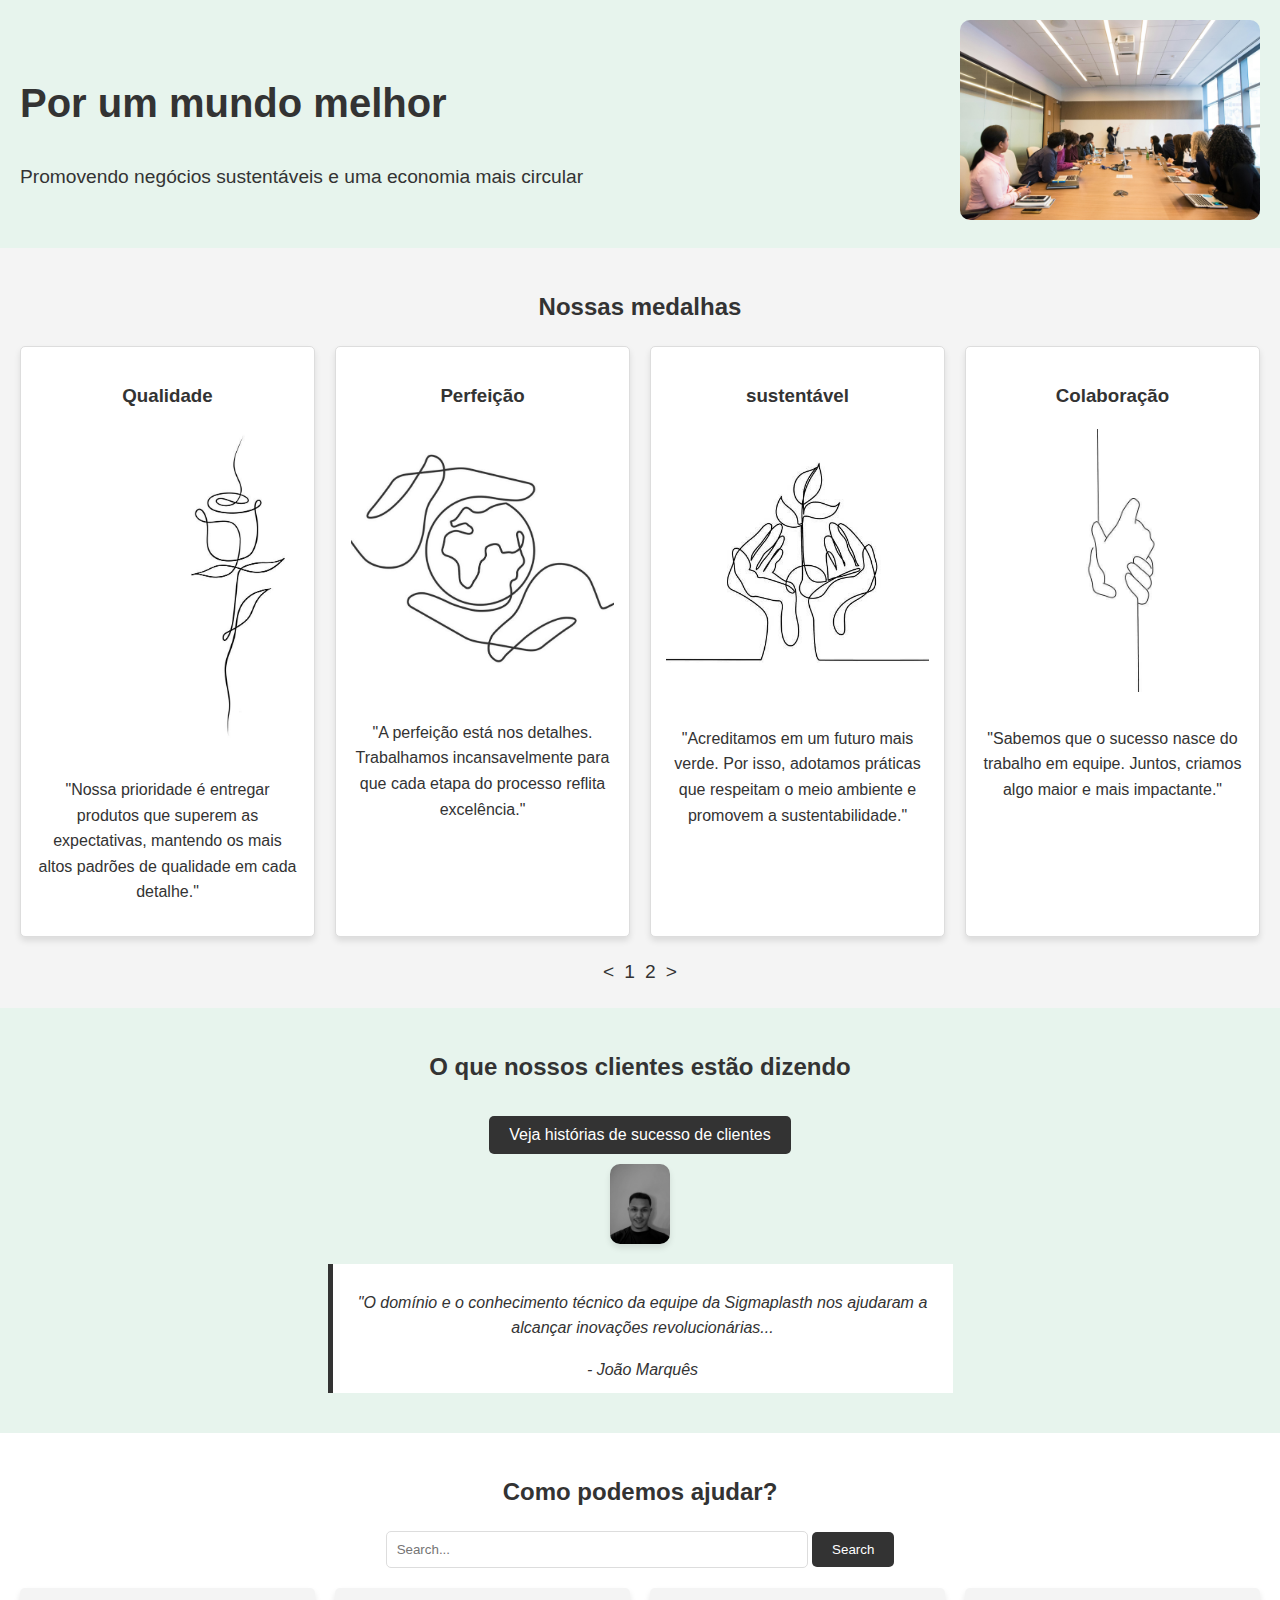
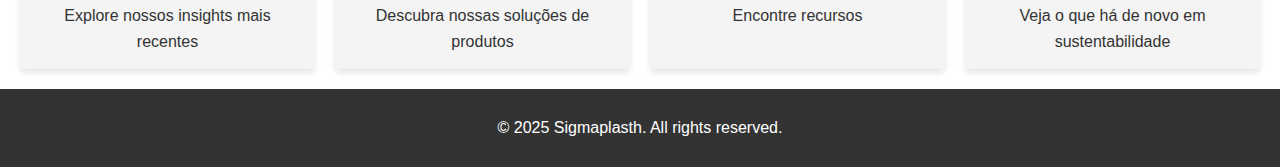
<file: apoiamos.html>
<!DOCTYPE html>
<html lang="en">
<head>
    <meta charset="UTF-8">
    <meta name="viewport" content="width=device-width, initial-scale=1.0">
    <title>Business Website</title>
    <link rel="stylesheet" href="style7.css">
</head>
<body>
    <header class="hero-section">
        <div class="hero-content">
            <h1>Por um mundo melhor</h1>
            <p>Promovendo negócios sustentáveis e uma economia mais circular</p>
        </div>
        <div class="hero-image">
            <img src="imagens do site/4.jpg" alt="Hero Image">
        </div>
    </header>

    <section class="awards-section">
        <h2>Nossas medalhas</h2>
        <div class="awards-cards">
            <div class="card">
                <h3>Qualidade</h3>
                <img src="imagens do site/15.jpg" alt="Award 1">
                <p>"Nossa prioridade é entregar produtos que superem as expectativas, mantendo os mais altos padrões de qualidade em cada detalhe."</p>
            </div>
            <div class="card">
                <h3>Perfeição</h3>
                <img src="imagens do site/16.jpg" alt="Award 2">
                <p>"A perfeição está nos detalhes. Trabalhamos incansavelmente para que cada etapa do processo reflita excelência."</p>
            </div>
            <div class="card">
                <h3>sustentável</h3>
                <img src="imagens do site/17.jpg" alt="Award 3">
                <p>"Acreditamos em um futuro mais verde. Por isso, adotamos práticas que respeitam o meio ambiente e promovem a sustentabilidade."</p>
            </div>
            <div class="card">
                <h3>Colaboração</h3>
                <img src="imagens do site/18.jpg" alt="Award 4">
                <p>"Sabemos que o sucesso nasce do trabalho em equipe. Juntos, criamos algo maior e mais impactante."</p>
            </div>
        </div>
        <div class="pagination">
            <span>&lt;</span>
            <span>1</span>
            <span>2</span>
            <span>&gt;</span>
        </div>
    </section>

    <section class="testimonials-section">
        <h2>O que nossos clientes estão dizendo</h2>
        <div class="testimonials">
            <button>Veja histórias de sucesso de clientes</button>
            <div class="testimonial">
                <img src="imagens do site/joao.jpg" alt="Testimonial 1">
                <blockquote>
                    <p>"O domínio e o conhecimento técnico da equipe da Sigmaplasth nos ajudaram a alcançar inovações revolucionárias...</p>
                    <cite>- João Marquês</cite>
                </blockquote>
            </div>
        </div>
    </section>

    <section class="help-section">
        <h2>Como podemos ajudar?</h2>
        <form>
            <input type="text" placeholder="Search...">
            <button type="submit">Search</button>
        </form>
        <div class="help-options">
            <div class="option">Explore nossos insights mais recentes</div>
            <div class="option">Descubra nossas soluções de produtos</div>
            <div class="option">Encontre recursos</div>
            <div class="option">Veja o que há de novo em sustentabilidade</div>
        </div>
    </section>

    <footer>
        <p>&copy;  2025 Sigmaplasth. All rights reserved.</p>
    </footer>
</body>
</html>
</file>
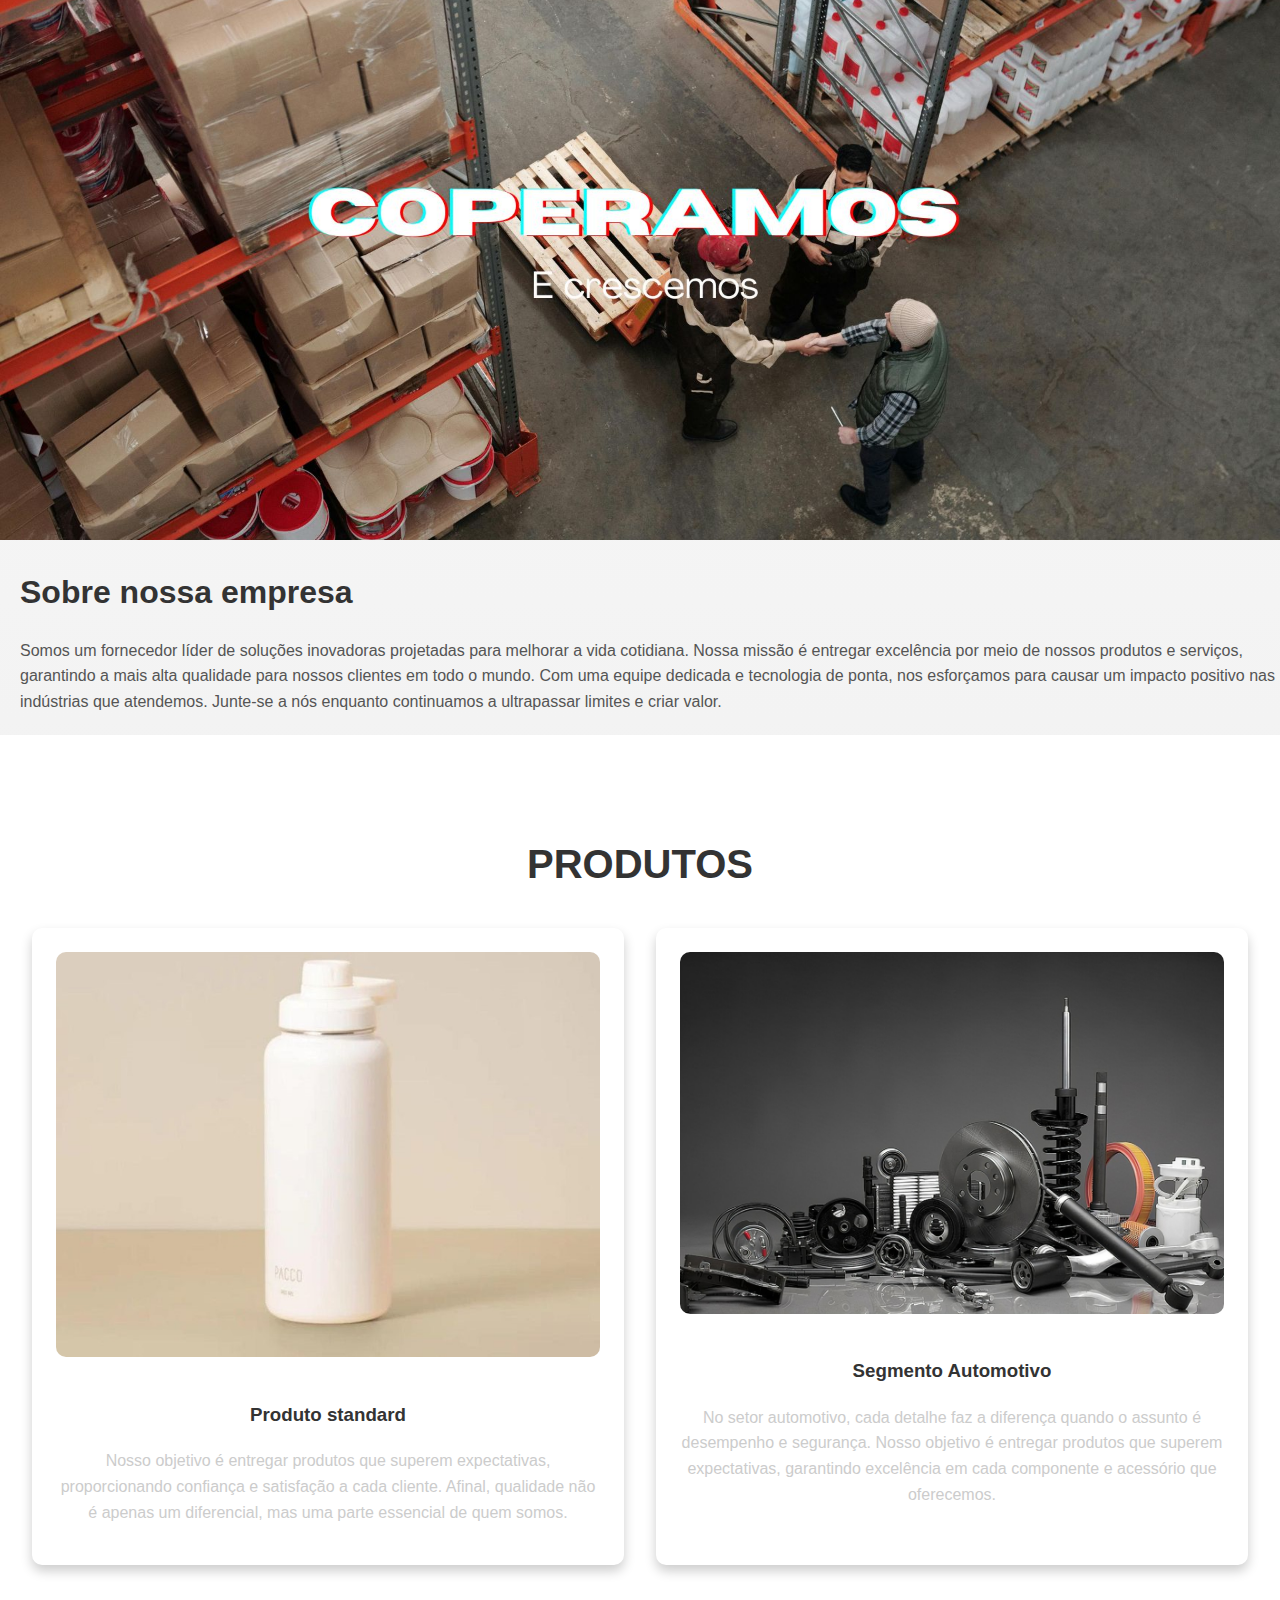
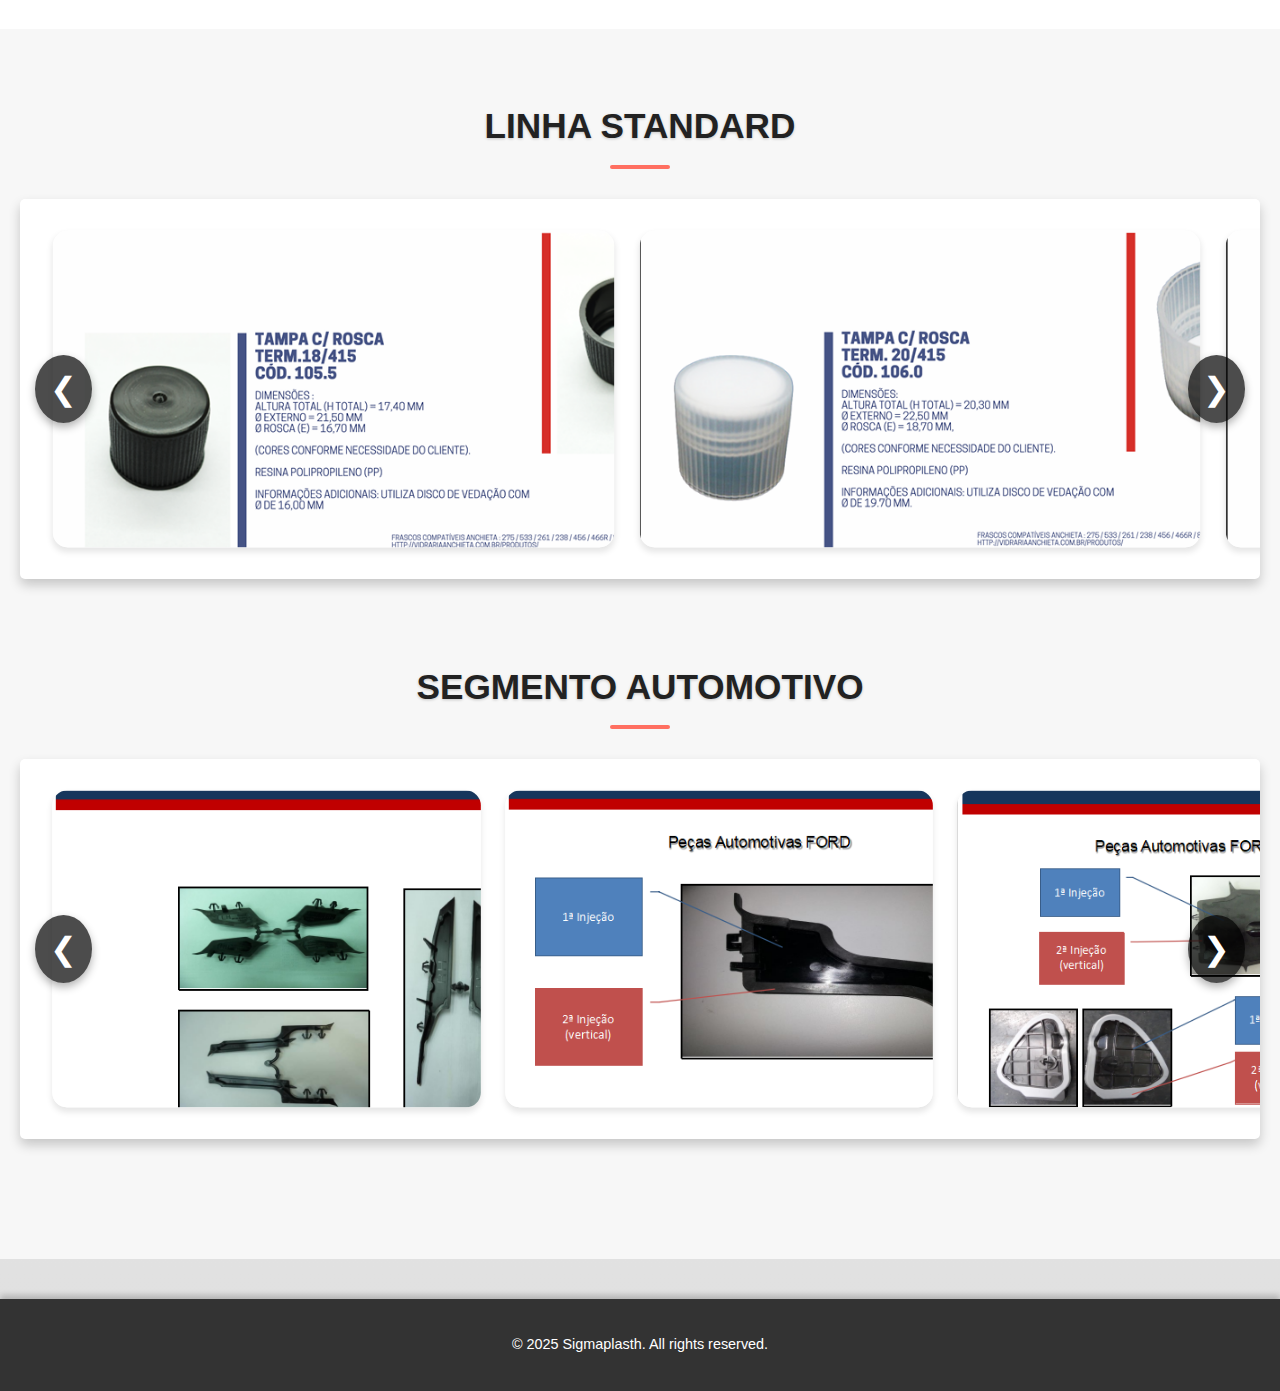
<file: novac.html>
<!DOCTYPE html>
<html lang="pt-br">
<head>
    <meta charset="UTF-8">
    <meta name="viewport" content="width=device-width, initial-scale=1.0">
    <meta name="description" content="Explore uma galeria dinâmica com categorias diversas e um carrossel interativo para navegar facilmente entre imagens incríveis.">
    <meta name="keywords" content="Galeria, Carrossel, Natureza, Animais, Cidades, Imagens, Responsivo">
    <meta name="author" content="Galeria Dinâmica">
    <title>Galeria Dinâmica com Carrossel</title>
    <link rel="stylesheet" href="styles10.css">
    <script src="script.js" defer></script>
</head>
<body>
    <header>
        <div class="banner-carrossel">
            <div class="banner-conteudo" id="bannerConteudo">
                <div class="banner-item"><img src="imagens do site/Modo escuro Matriz de Esforço x Impacto Apresentação de Brainstorm (1).jpg" alt="Imagem 1"></div>
                <div class="banner-item"><img src="pexels-alshreef-18845071.jpg" alt="Imagem 2"></div>
                <div class="banner-item"><img src="imagens do site/Modo esc.jpg" alt="Imagem 3"></div>
            </div>
        </div>
    </header>
     <!-- About Section -->
     <section id="about" class="about">
        <div class="container about-content">
            <div class="about-text">
                <h2>Sobre nossa empresa</h2>
                <p>
                    Somos um fornecedor líder de soluções inovadoras projetadas para melhorar a vida cotidiana. Nossa missão é entregar excelência por meio de nossos produtos e serviços, garantindo a mais alta qualidade para nossos clientes em todo o mundo.

                    Com uma equipe dedicada e tecnologia de ponta, nos esforçamos para causar um impacto positivo nas indústrias que atendemos. Junte-se a nós enquanto continuamos a ultrapassar limites e criar valor.
                </p>
            </div>
        </div>
    </section>
    <!-- Seção de produtos -->
    <section id="produto" class="produtos">
        <h2>Produtos</h2>
        <div class="produtos-grid">
            <div class="produto-card">
                <img src="imagens do site/5.jpg" alt="Produto 1">
                <h3>Produto standard</h3>
                <p>Nosso objetivo é entregar produtos que superem expectativas, proporcionando confiança e satisfação a cada cliente. Afinal, qualidade não é apenas um diferencial, mas uma parte essencial de quem somos.</p>
            </div>
            <div class="produto-card">
                <img src="imagens do site/categoria 2/PEÇA.jpg" alt="Produto 2">
                <h3>Segmento Automotivo</h3>
                <p>No setor automotivo, cada detalhe faz a diferença quando o assunto é desempenho e segurança. Nosso objetivo é entregar produtos que superem expectativas, garantindo excelência em cada componente e acessório que oferecemos.</p>
            </div>
    </section>
    

    <main>
        <!-- Seção Natureza -->
        <section id="natureza" class="categoria">
            <h2>LINHA STANDARD</h2>
            <div class="carrossel">
                <button class="nav-btn prev-btn" aria-label="Anterior">&#10094;</button>
                <div class="carrossel-conteudo">
                    <div class="item"><img src="imagens do site/categoria 1/Captura de tela 2025-01-17 005006.png" alt="Paisagem de montanhas"></div>
                    <div class="item"><img src="imagens do site/categoria 1/Captura de tela 2025-01-17 005017.png" alt="Floresta"></div>
                    <div class="item"><img src="imagens do site/categoria 1/Captura de tela 2025-01-17 005026.png" alt="Praia"></div>
                    <div class="item"><img src="imagens do site/categoria 1/Captura de tela 2025-01-17 005109.png" alt="Cachoeira"></div>
                    <div class="item"><img src="imagens do site/categoria 1/Captura de tela 2025-01-17 005119.png" alt="Paisagem de montanhas"></div>
                    <div class="item"><img src="imagens do site/categoria 1/Captura de tela 2025-01-17 005139.png" alt="Floresta"></div>
                    <div class="item"><img src="imagens do site/categoria 1/Captura de tela 2025-01-17 005156.png" alt="Praia"></div>
                    <div class="item"><img src="imagens do site/categoria 1/Captura de tela 2025-01-17 005226.png" alt="Cachoeira"></div>
                </div>
                <button class="nav-btn next-btn" aria-label="Próximo">&#10095;</button>
            </div>
        </section>

        <!-- Seção Animais -->
        <section id="animais" class="categoria">
            <h2>SEGMENTO AUTOMOTIVO</h2>
            <div class="carrossel">
                <button class="nav-btn prev-btn" aria-label="Anterior">&#10094;</button>
                <div class="carrossel-conteudo">
                    <div class="item"><img src="imagens do site/categoria 2/Captura de tela 2025-01-17 011024.png" alt="Tigre"></div>
                    <div class="item"><img src="imagens do site/categoria 2/Captura de tela 2025-01-17 011032.png" alt="Leão"></div>
                    <div class="item"><img src="imagens do site/categoria 2/Captura de tela 2025-01-17 011041.png" alt="Elefante"></div>
                    <div class="item"><img src="imagens do site/categoria 2/Captura de tela 2025-01-17 011049.png" alt="Cachorro"></div>
                    <div class="item"><img src="imagens do site/categoria 2/Captura de tela 2025-01-17 011059.png" alt="Paisagem de montanhas"></div>
                    <div class="item"><img src="imagens do site/categoria 2/Captura de tela 2025-01-17 011032.png" alt="Leão"></div>
                  
                </div>
                <button class="nav-btn next-btn" aria-label="Próximo">&#10095;</button>
            </div>
        </section>
        <!-- Adicione mais seções aqui -->
    </main>

    <footer>
        <div class="container">
            <p>&copy; 2025 Sigmaplasth. All rights reserved.</p>
        </div>
    </footer>
</body>
</html>
</file>
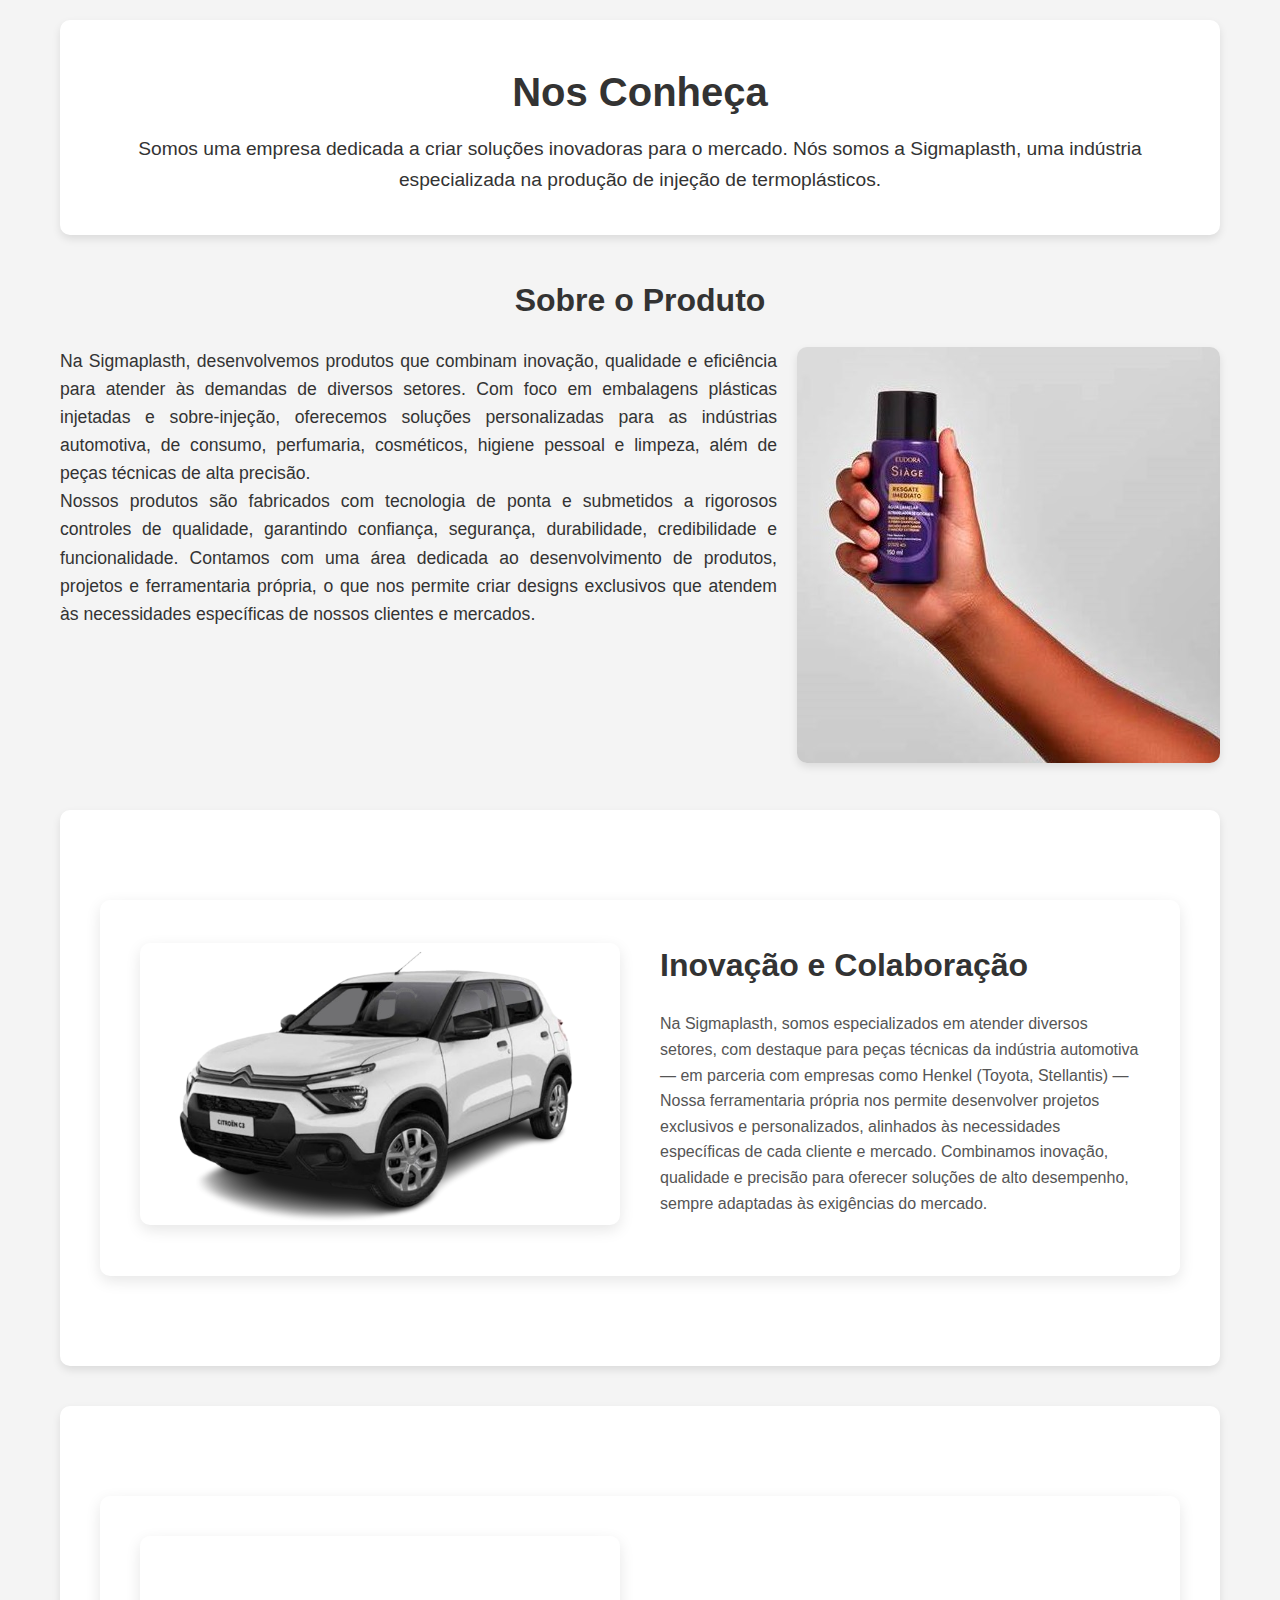
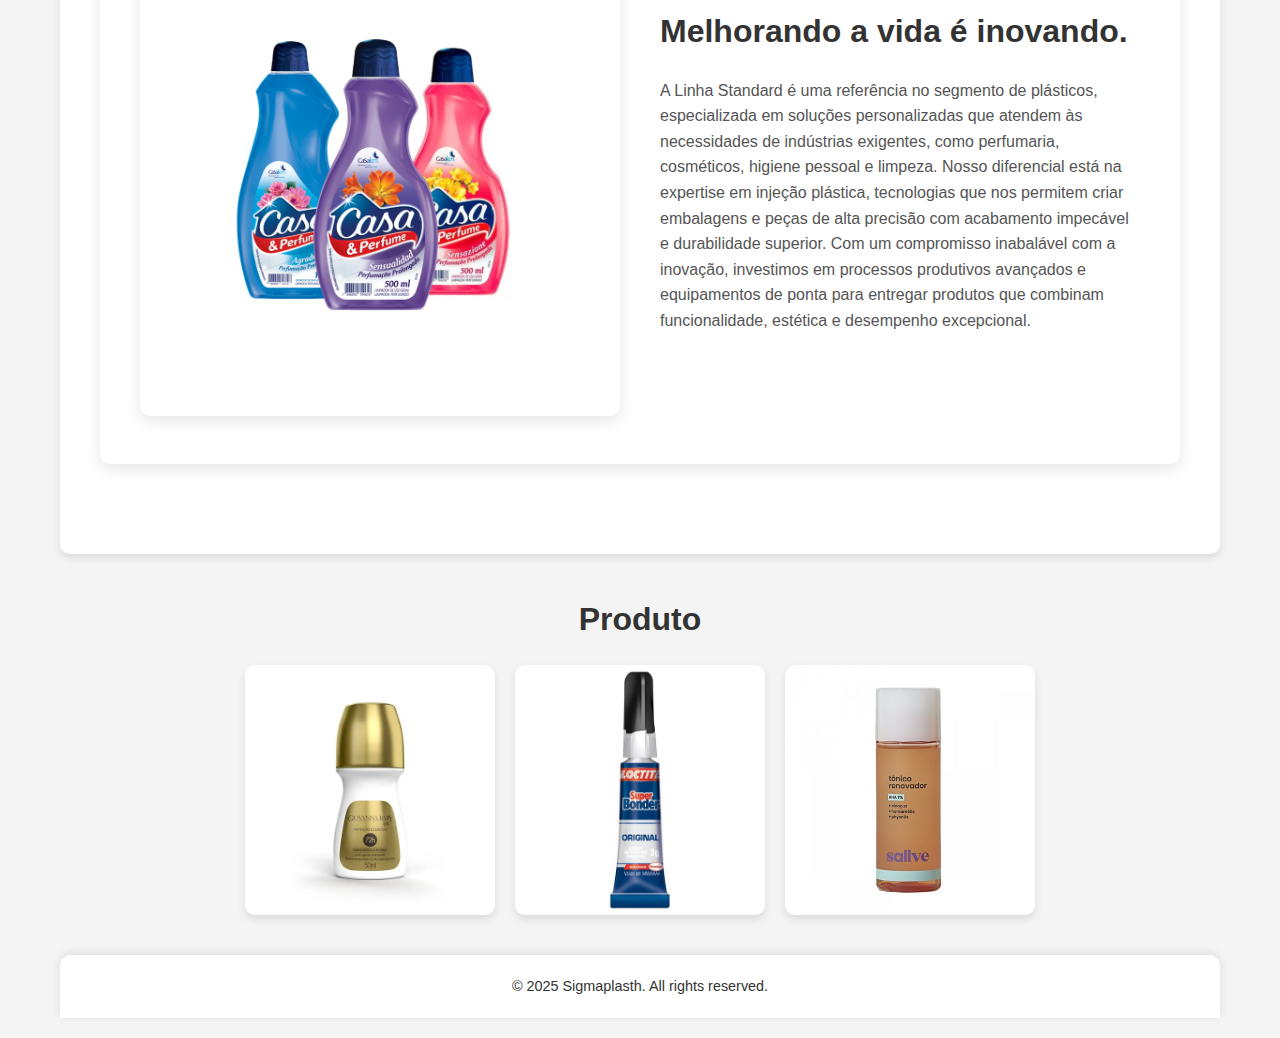
<file: pagina1.html>
<!DOCTYPE html>
<html lang="pt-br">
<head>
    <meta charset="UTF-8">
    <meta name="viewport" content="width=device-width, initial-scale=1.0">
    <title>Sigmaplasth</title>
    <link rel="stylesheet" href="styles01.css">
    <link rel="icon" type="image/png" href="sigma_logo-removebg-preview.png">
</head>
<body>
    <div class="container">
        <!-- Cabeçalho -->
        <header>
            <h1>Nos Conheça</h1>
            <p>
                Somos uma empresa dedicada a criar soluções inovadoras para o mercado. Nós somos a Sigmaplasth, uma indústria especializada na produção de injeção de termoplásticos.</p>
        </header>
        
        <!-- Seção do Produto -->
        <section class="product-info fade-in">
            <h2>Sobre o Produto</h2>
            <div class="product-content">
                <div class="product-description">
                    <p>Na Sigmaplasth, desenvolvemos produtos que combinam inovação, qualidade e eficiência para atender às demandas de diversos setores. Com foco em embalagens plásticas injetadas e sobre-injeção, oferecemos soluções personalizadas para as indústrias automotiva, de consumo, perfumaria, cosméticos, higiene pessoal e limpeza, além de peças técnicas de alta precisão.</p>
                    <p>Nossos produtos são fabricados com tecnologia de ponta e submetidos a rigorosos controles de qualidade, garantindo confiança, segurança, durabilidade, credibilidade e funcionalidade. Contamos com uma área dedicada ao desenvolvimento de produtos, projetos e ferramentaria própria, o que nos permite criar designs exclusivos que atendem às necessidades específicas de nossos clientes e mercados.</p>
                </div>
                <div class="product-image">
                    <img src="cliente1.jpeg" alt="Imagem do Produto">
                </div>
            </div>
        </section>

        <section class="about-section">
            <div class="container2">
                <div class="about-image">
                    <img src="carro.png" alt="Imagem representativa">
                </div>
                <div class="about-text">
                    <h2>Inovação e Colaboração</h2>
                    <p>Na Sigmaplasth, somos especializados em atender diversos setores, com destaque para peças técnicas da indústria automotiva — em parceria com empresas como Henkel (Toyota, Stellantis) — Nossa ferramentaria própria nos permite desenvolver projetos exclusivos e personalizados, alinhados às necessidades específicas de cada cliente e mercado. Combinamos inovação, qualidade e precisão para oferecer soluções de alto desempenho, sempre adaptadas às exigências do mercado.
                    </p>
                </div>
            </div>
        </section>
        <section class="about-section">
            <div class="container2">
                <div class="about-image">
                    <img src="0001.jpeg" alt="Imagem representativa">
                </div>
                <div class="about-text">
                    <h2>Melhorando a vida é inovando.</h2>
                    <p>A Linha Standard é uma referência no segmento de plásticos, especializada em soluções personalizadas que atendem às necessidades de indústrias exigentes, como perfumaria, cosméticos, higiene pessoal e limpeza.
                     Nosso diferencial está na expertise em injeção plástica, tecnologias que nos permitem criar embalagens e peças de alta precisão com acabamento impecável e durabilidade superior. Com um compromisso inabalável com a inovação,
                      investimos em processos produtivos avançados e equipamentos de ponta para entregar produtos que combinam funcionalidade, estética e desempenho excepcional.
                    </p>
                </div>
            </div>
        </section>

        <!-- Galeria de Imagens -->
        <section class="gallery fade-in">
            <h2>Produto</h2>
            <div class="gallery-images">
                <img src="0016.webp" alt="Imagem 1">
                <img src="0002.jpg" alt="Imagem 2">
                <img src="0003.jpg" alt="Imagem 3">
            </div>
        </section>

        <!-- Rodapé -->
        <footer>
            <p>&copy; 2025 Sigmaplasth. All rights reserved.</p>
        </footer>
    </div>
</body>
</html>
</file>
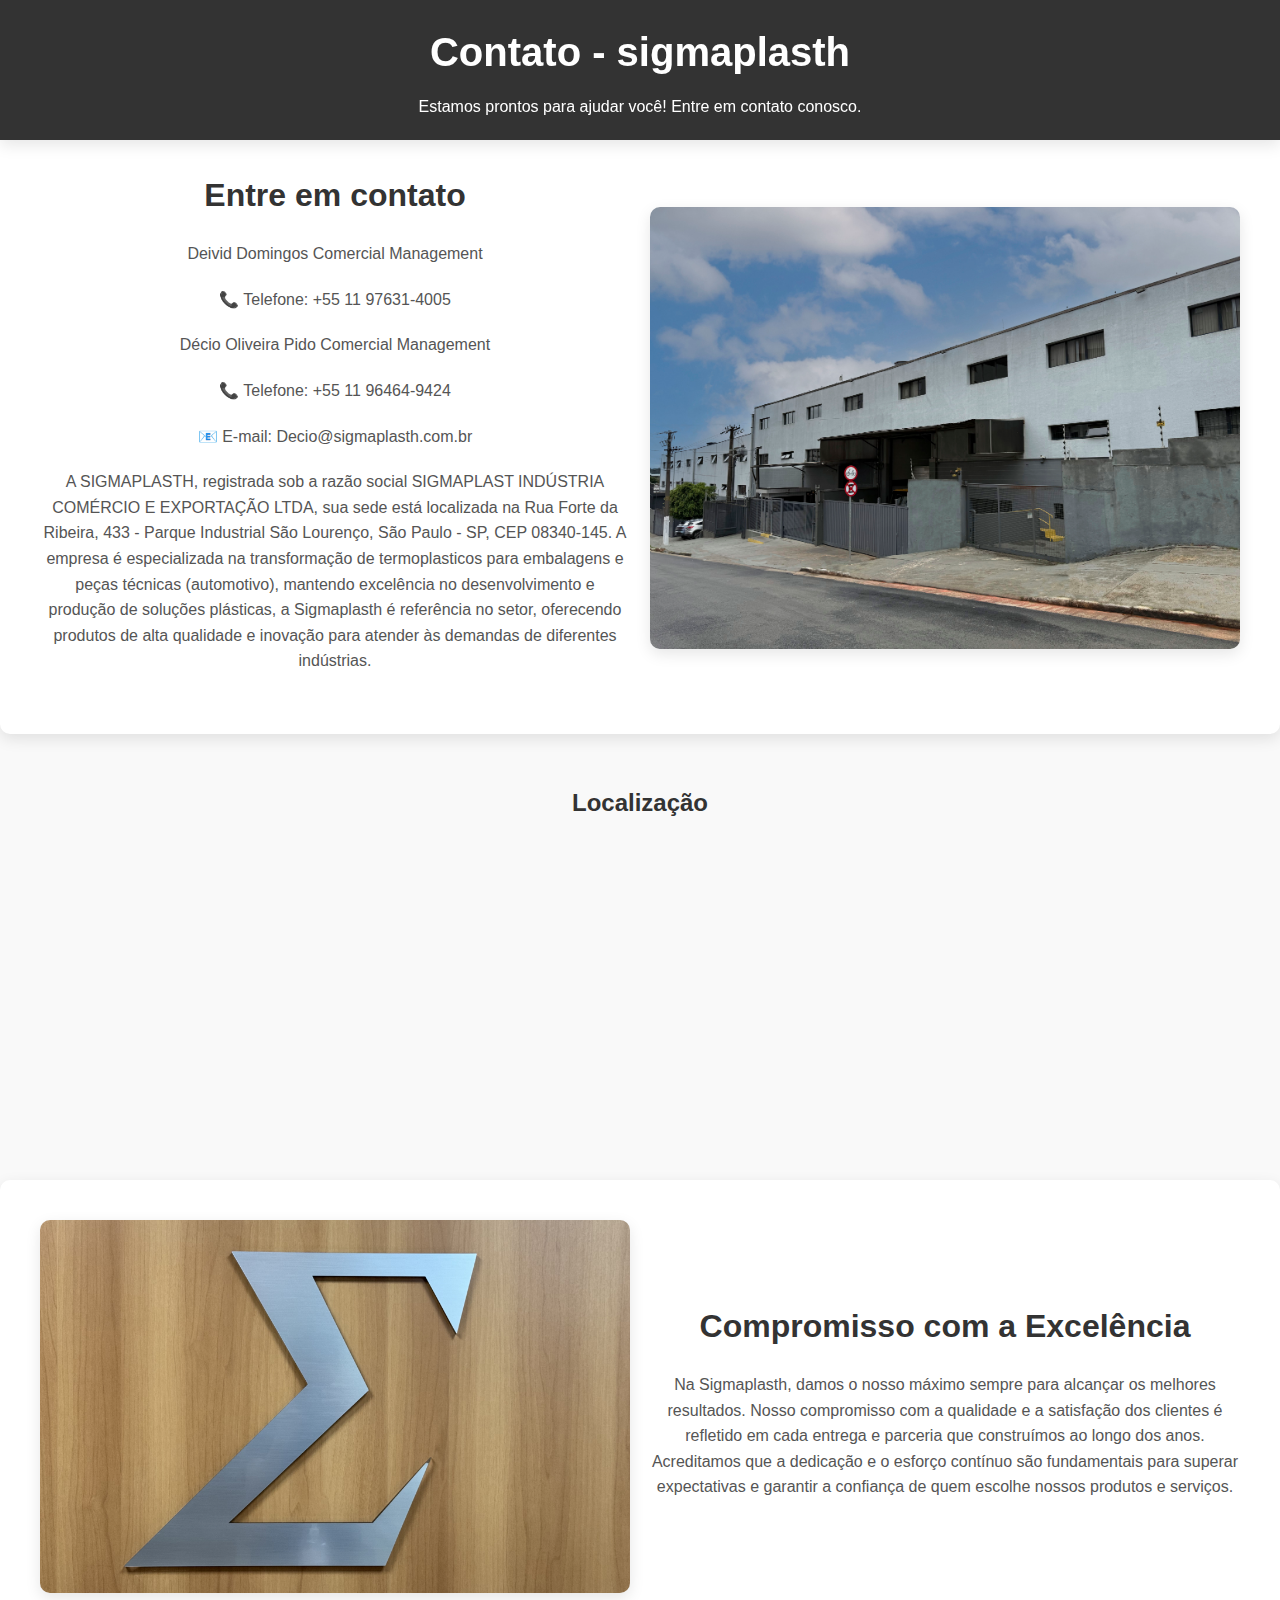
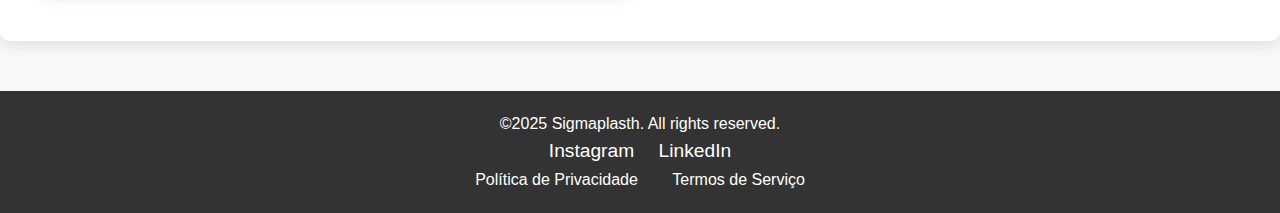
<file: pagina2.html>
<!DOCTYPE html>
<html lang="pt-br">
<head>
    <meta charset="UTF-8">
    <meta name="viewport" content="width=device-width, initial-scale=1.0">
    <meta name="description" content="Página de Contato da Empresa. Entre em contato conosco e saiba mais sobre nossos serviços.">
    <title>Sigmaplasth</title>
    <link rel="stylesheet" href="styles03.css">
    <link rel="icon" href="https://via.placeholder.com/32x32.png" type="image/png">
    <link rel="icon" type="image/png" href="sigma_logo-removebg-preview.png">
</head>
<body>
    <header>
        <div class="container">
            <h1>Contato - sigmaplasth</h1>
            <p>Estamos prontos para ajudar você! Entre em contato conosco.</p>
        </div>
    </header>
    <main>
        
        <section class="about-section">
            <div class="container2">
                <div class="about-text">
                    <h2>Entre em contato</h2>
                    <p>
                        Deivid Domingos
                        Comercial Management
                        </p>
                    <p>📞 Telefone: +55 11 97631-4005
                    </p>
                    <p>
                        Décio Oliveira Pido
                        Comercial Management
                        </p>
                    <p>📞 Telefone: +55 11 96464-9424

                    </p>
                    <p>📧 E-mail: Decio@sigmaplasth.com.br
                    </p>
                    <p>A SIGMAPLASTH, registrada sob a razão social SIGMAPLAST INDÚSTRIA COMÉRCIO E EXPORTAÇÃO LTDA, sua sede está localizada na Rua Forte da Ribeira, 433 - Parque Industrial São Lourenço, São Paulo - SP, CEP 08340-145. A empresa é especializada na transformação de termoplasticos para embalagens e peças técnicas (automotivo), mantendo excelência no desenvolvimento e produção de soluções plásticas, a Sigmaplasth é referência no setor, oferecendo produtos de alta qualidade e inovação para atender às demandas de diferentes indústrias.
                    </p>
                </div>
                <div class="about-image">
                    <img src="0010.jpg" alt="Imagem representativa">
                </div>
            </div>
        </section>
        <section class="location">
            <div class="container">
                <h2>Localização</h2>
                <iframe 
                    src="https://www.google.com/maps/embed?pb=!1m18!1m12!1m3!1d3658.1731898490445!2d-46.45308098444489!3d-23.525462984700257!2m3!1f0!2f0!3f0!3m2!1i1024!2i768!4f13.1!3m3!1m2!1s0x94ce67f7662d050f%3A0x7225d4d0ed5c3e1e!2sRua%20Forte%20da%20Ribeira%2C%20391%20-%20Parque%20S%C3%A3o%20Louren%C3%A7o%2C%20S%C3%A3o%20Paulo%20-%20SP%2C%2008340-145!5e0!3m2!1spt-BR!2sbr!4v1700201209101" 
                    width="100%" 
                    height="300" 
                    frameborder="0" 
                    style="border:0;" 
                    allowfullscreen="">
                </iframe>
            </div>
        </section>
        <section class="about-section">
            <div class="container2">
                <div class="about-image">
                    <img src="0005.JPG" alt="Imagem representativa">
                </div>
                <div class="about-text">
              
                    <h2>Compromisso com a Excelência</h2>
                    <p>
                    Na Sigmaplasth, damos o nosso máximo sempre para alcançar os melhores resultados. Nosso compromisso com a qualidade e a satisfação dos clientes é refletido em cada entrega e parceria que construímos ao longo dos anos.  
                    Acreditamos que a dedicação e o esforço contínuo são fundamentais para superar expectativas e garantir a confiança de quem escolhe nossos produtos e serviços.  
                    </p>
                </div>
            </div>
        </section>
    </main>
    <footer>
        <div class="container">
            <p>&copy;2025 Sigmaplasth. All rights reserved.</p>
            <div class="social-links">
                <a href="https://www.instagram.com/sigmaplasth_br/" class="social-icon">Instagram</a>
                <a href="https://www.linkedin.com/company/sigmaplasth" class="social-icon">LinkedIn</a>  
            </div>
            <div class="footer-links">
                <a href="#">Política de Privacidade</a>
                <a href="#">Termos de Serviço</a>
            </div>
        </div>
    </footer>
</body>
</html>
</file>
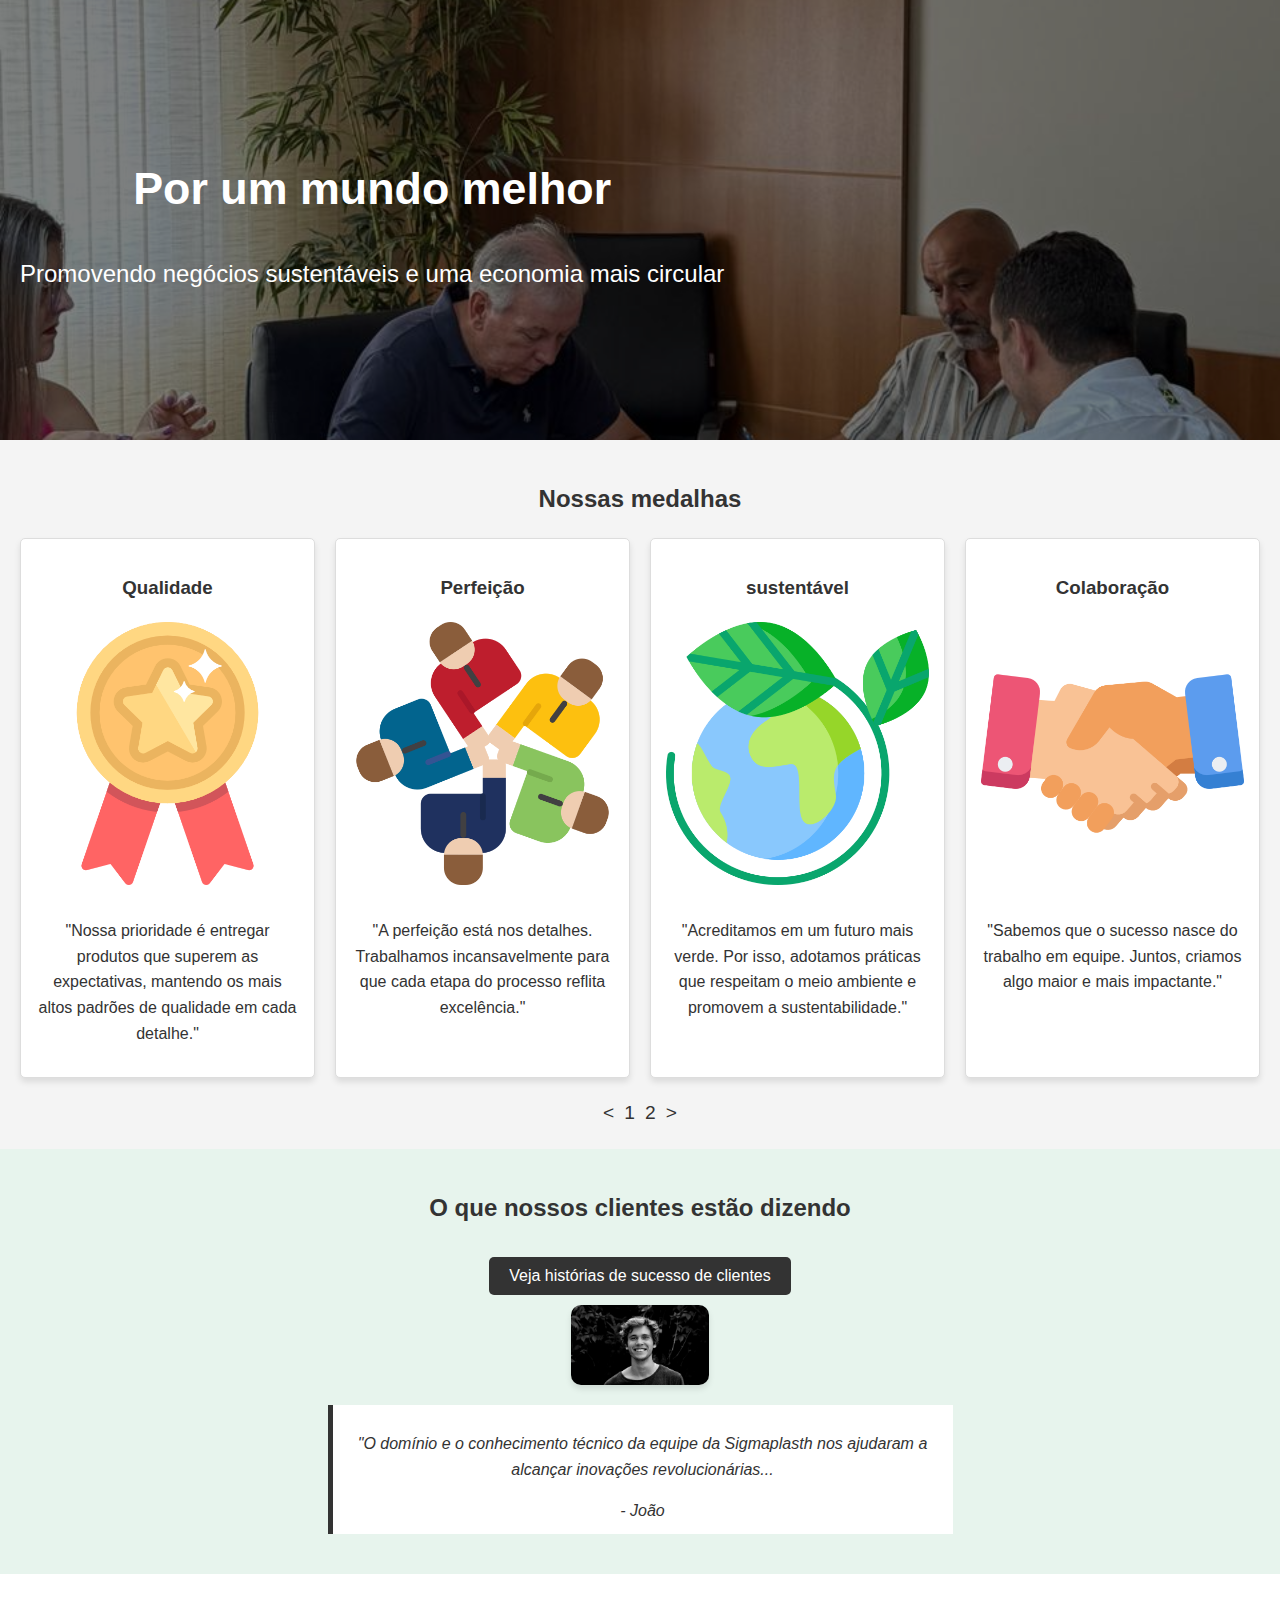
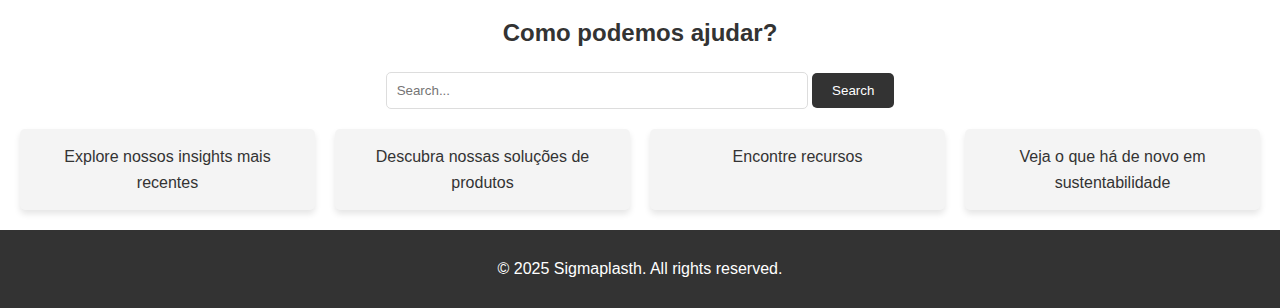
<file: pagina4.html>
<!DOCTYPE html>
<html lang="en">
<head>
    <meta charset="UTF-8">
    <meta name="viewport" content="width=device-width, initial-scale=1.0">
    <title>Sigmaplasth</title>
    <link rel="stylesheet" href="styles05.css">
    <link rel="icon" type="image/png" href="sigma_logo-removebg-preview.png">
</head>
<body>
    <header class="hero-section">
        <div class="hero-content">
            <h1>Por um mundo melhor</h1>
            <p>Promovendo negócios sustentáveis e uma economia mais circular</p>
        </div>
    </header>
    

    <section class="awards-section">
        <h2>Nossas medalhas</h2>
        <div class="awards-cards">
            <div class="card">
                <h3>Qualidade</h3>
                <img src="qualidade.png" alt="Award 1">
                <p>"Nossa prioridade é entregar produtos que superem as expectativas, mantendo os mais altos padrões de qualidade em cada detalhe."</p>
            </div>
            <div class="card">
                <h3>Perfeição</h3>
                <img src="parceiros.png" alt="Award 2">
                <p>"A perfeição está nos detalhes. Trabalhamos incansavelmente para que cada etapa do processo reflita excelência."</p>
            </div>
            <div class="card">
                <h3>sustentável</h3>
                <img src="planeta-terra.png" alt="Award 3">
                <p>"Acreditamos em um futuro mais verde. Por isso, adotamos práticas que respeitam o meio ambiente e promovem a sustentabilidade."</p>
            </div>
            <div class="card">
                <h3>Colaboração</h3>
                <img src="aperto-de-mao.png" alt="Award 4">
                <p>"Sabemos que o sucesso nasce do trabalho em equipe. Juntos, criamos algo maior e mais impactante."</p>
            </div>
        </div>
        <div class="pagination">
            <span>&lt;</span>
            <span>1</span>
            <span>2</span>
            <span>&gt;</span>
        </div>
    </section>

    <section class="testimonials-section">
        <h2>O que nossos clientes estão dizendo</h2>
        <div class="testimonials">
            <button>Veja histórias de sucesso de clientes</button>
            <div class="testimonial">
                <img src="joao.jpg" alt="Testimonial 1">
                <blockquote>
                    <p>"O domínio e o conhecimento técnico da equipe da Sigmaplasth nos ajudaram a alcançar inovações revolucionárias...</p>
                    <cite>- João </cite>
                </blockquote>
            </div>
        </div>
    </section>

    <section class="help-section">
        <h2>Como podemos ajudar?</h2>
        <form>
            <input type="text" placeholder="Search...">
            <button type="submit">Search</button>
        </form>
        <div class="help-options">
            <div class="option">Explore nossos insights mais recentes</div>
            <div class="option">Descubra nossas soluções de produtos</div>
            <div class="option">Encontre recursos</div>
            <div class="option">Veja o que há de novo em sustentabilidade</div>
        </div>
    </section>

    <footer>
        <p>&copy;  2025 Sigmaplasth. All rights reserved.</p>
    </footer>
</body>
</html>
</file>
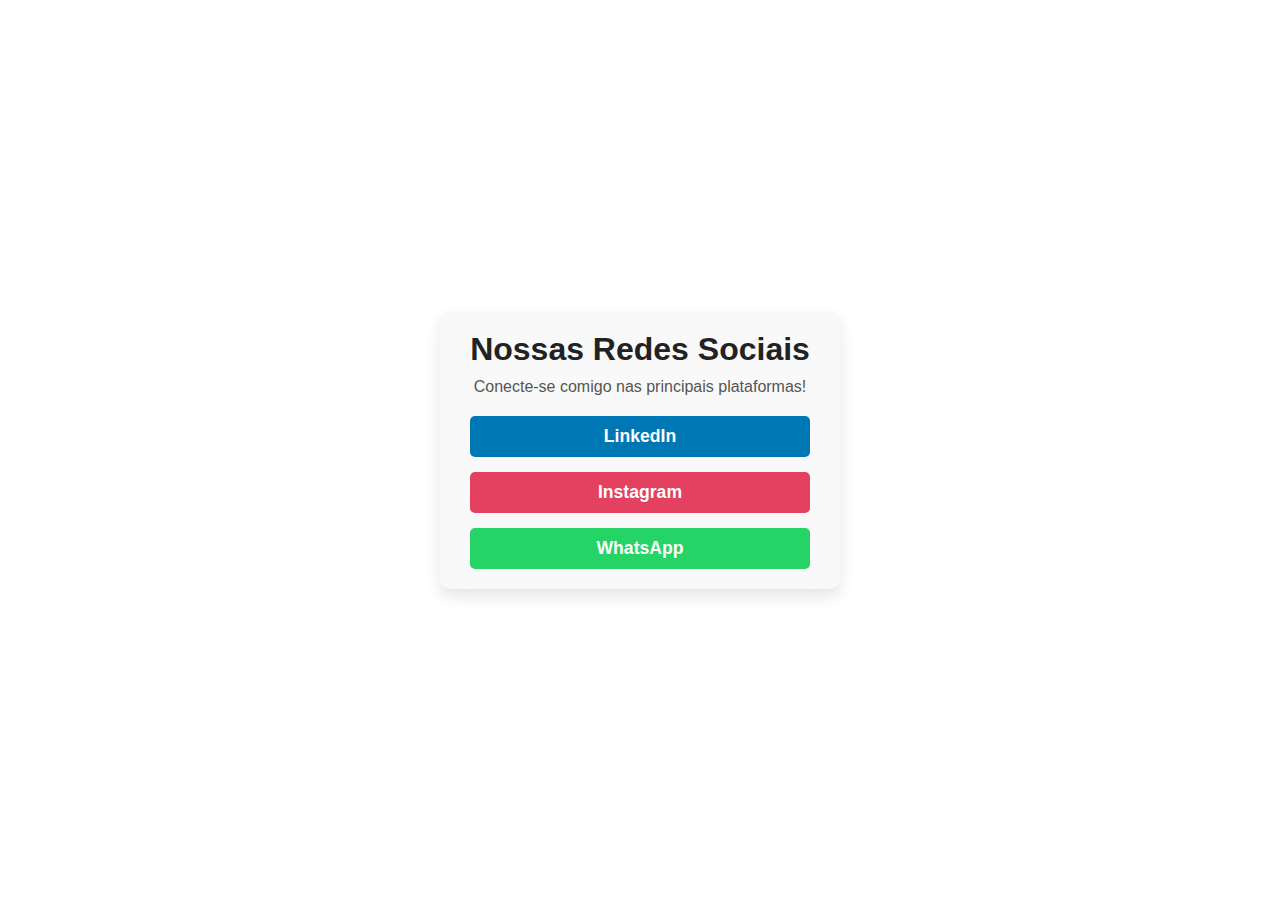
<file: pagina7.html>
<!DOCTYPE html>
<html lang="en">
<head>
    <meta charset="UTF-8">
    <meta name="viewport" content="width=device-width, initial-scale=1.0">
    <title>Sigmaplasth</title>
    <link rel="stylesheet" href="styles11.css">
    <link rel="icon" type="image/png" href="sigma_logo-removebg-preview.png">
</head>
<body>
    <div class="container">
        <h1>Nossas Redes Sociais</h1>
        <p>Conecte-se comigo nas principais plataformas!</p>
        <div class="social-links">
            <a href="https://www.linkedin.com/company/sigmaplasth" target="_blank" class="social-btn linkedin">LinkedIn</a>
            <a href="https://www.instagram.com/sigmaplasth_br/" target="_blank" class="social-btn instagram">Instagram</a>
            <a href="https://wa.me/5511964649424" target="_blank" class="social-btn whatsapp">WhatsApp</a>
        </div>
    </div>
</body>
</html>
</file>
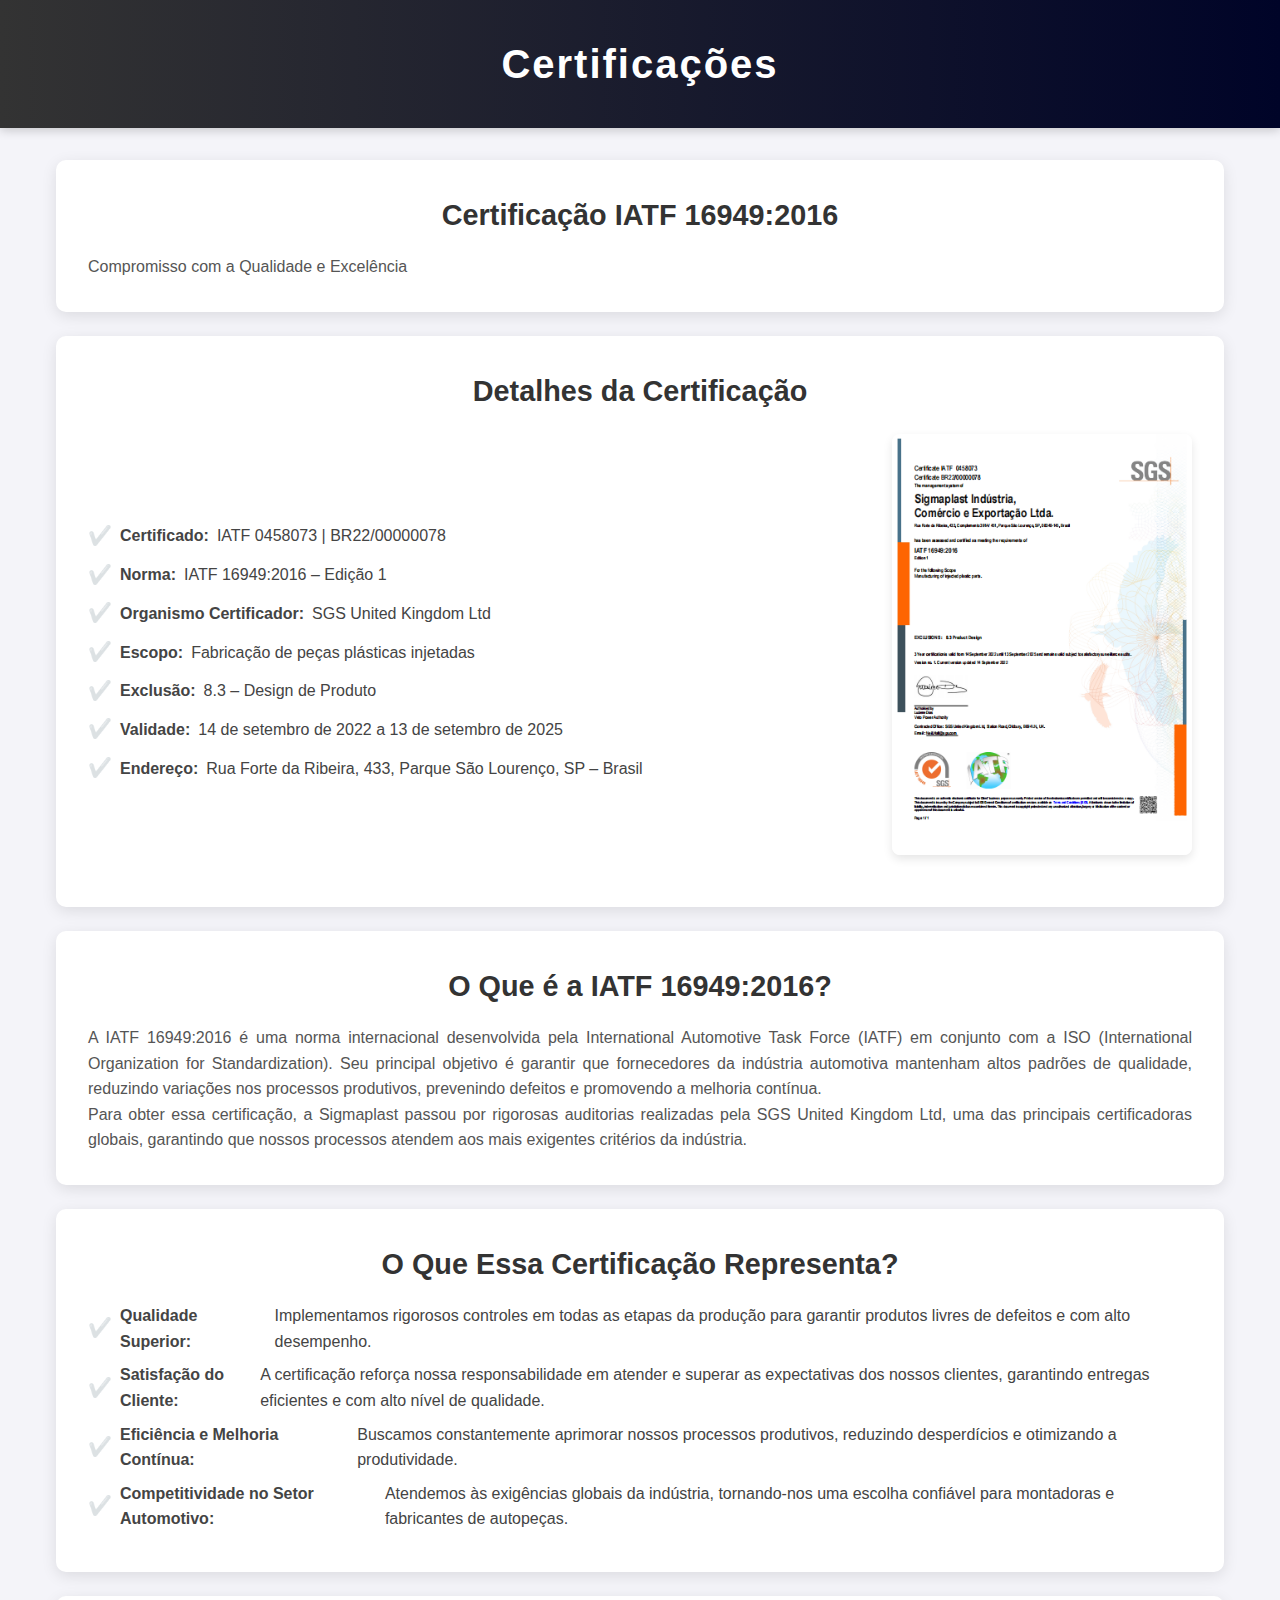
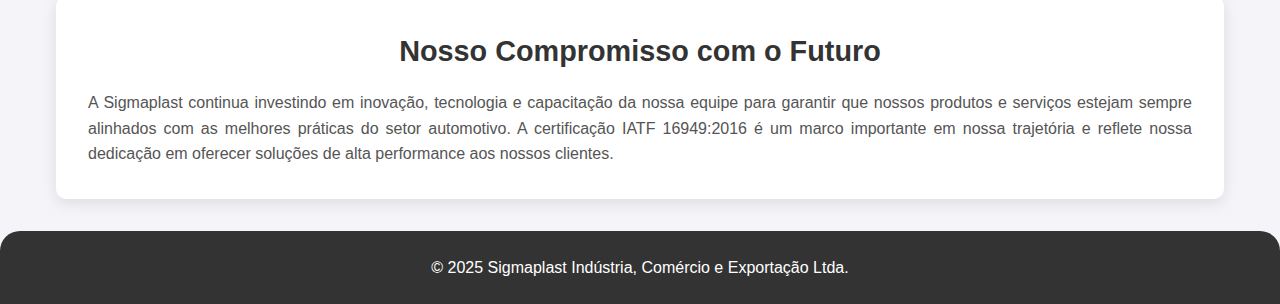
<file: pagina9.html>
<!DOCTYPE html>
<html lang="en">
<head>
    <meta charset="UTF-8">
    <meta name="viewport" content="width=device-width, initial-scale=1.0">
    <title>Sigmaplast</title>
    <link rel="stylesheet" href="styles00.css">
</head>
<body>
    <header class="header">
        <h1>Certificações</h1>
    </header>

    <main class="main-content">
        <section class="certification-intro">
            <h2>Certificação IATF 16949:2016</h2>
            <p>Compromisso com a Qualidade e Excelência</p>
        </section>
        

        <section class="certification-details">
            <h2>Detalhes da Certificação</h2>
            <div class="detail-content">
                 <!-- Texto primeiro -->
                 <ul>
                     <li><strong>Certificado:</strong> IATF 0458073 | BR22/00000078</li>
                     <li><strong>Norma:</strong> IATF 16949:2016 – Edição 1</li>
                     <li><strong>Organismo Certificador:</strong> SGS United Kingdom Ltd</li>
                     <li><strong>Escopo:</strong> Fabricação de peças plásticas injetadas</li>
                     <li><strong>Exclusão:</strong> 8.3 – Design de Produto</li>
                     <li><strong>Validade:</strong> 14 de setembro de 2022 a 13 de setembro de 2025</li>
                     <li><strong>Endereço:</strong> Rua Forte da Ribeira, 433, Parque São Lourenço, SP – Brasil</li>
                 </ul>
                 <!-- Imagem à direita -->
                 <img src="Certificado.png" alt="Certificado IATF 16949:2016" class="detail-image">
            </div>
        </section>
        
        

        <section class="certification-description">
            <h2>O Que é a IATF 16949:2016?</h2>
            <p>A IATF 16949:2016 é uma norma internacional desenvolvida pela International Automotive Task Force (IATF) em conjunto com a ISO (International Organization for Standardization). Seu principal objetivo é garantir que fornecedores da indústria automotiva mantenham altos padrões de qualidade, reduzindo variações nos processos produtivos, prevenindo defeitos e promovendo a melhoria contínua.</p>
            <p>Para obter essa certificação, a Sigmaplast passou por rigorosas auditorias realizadas pela SGS United Kingdom Ltd, uma das principais certificadoras globais, garantindo que nossos processos atendem aos mais exigentes critérios da indústria.</p>
        </section>

        <section class="certification-commitment">
            <h2>O Que Essa Certificação Representa?</h2>
            <ul>
                <li><strong>Qualidade Superior:</strong> Implementamos rigorosos controles em todas as etapas da produção para garantir produtos livres de defeitos e com alto desempenho.</li>
                <li><strong>Satisfação do Cliente:</strong> A certificação reforça nossa responsabilidade em atender e superar as expectativas dos nossos clientes, garantindo entregas eficientes e com alto nível de qualidade.</li>
                <li><strong>Eficiência e Melhoria Contínua:</strong> Buscamos constantemente aprimorar nossos processos produtivos, reduzindo desperdícios e otimizando a produtividade.</li>
                <li><strong>Competitividade no Setor Automotivo:</strong> Atendemos às exigências globais da indústria, tornando-nos uma escolha confiável para montadoras e fabricantes de autopeças.</li>
            </ul>
        </section>

        <section class="certification-future">
            <h2>Nosso Compromisso com o Futuro</h2>
            <p>A Sigmaplast continua investindo em inovação, tecnologia e capacitação da nossa equipe para garantir que nossos produtos e serviços estejam sempre alinhados com as melhores práticas do setor automotivo. A certificação IATF 16949:2016 é um marco importante em nossa trajetória e reflete nossa dedicação em oferecer soluções de alta performance aos nossos clientes.</p>
        </section>
    </main>

    <footer class="footer">
        <p>&copy; 2025 Sigmaplast Indústria, Comércio e Exportação Ltda.</p>
    </footer>
</body>
</html>
</file>
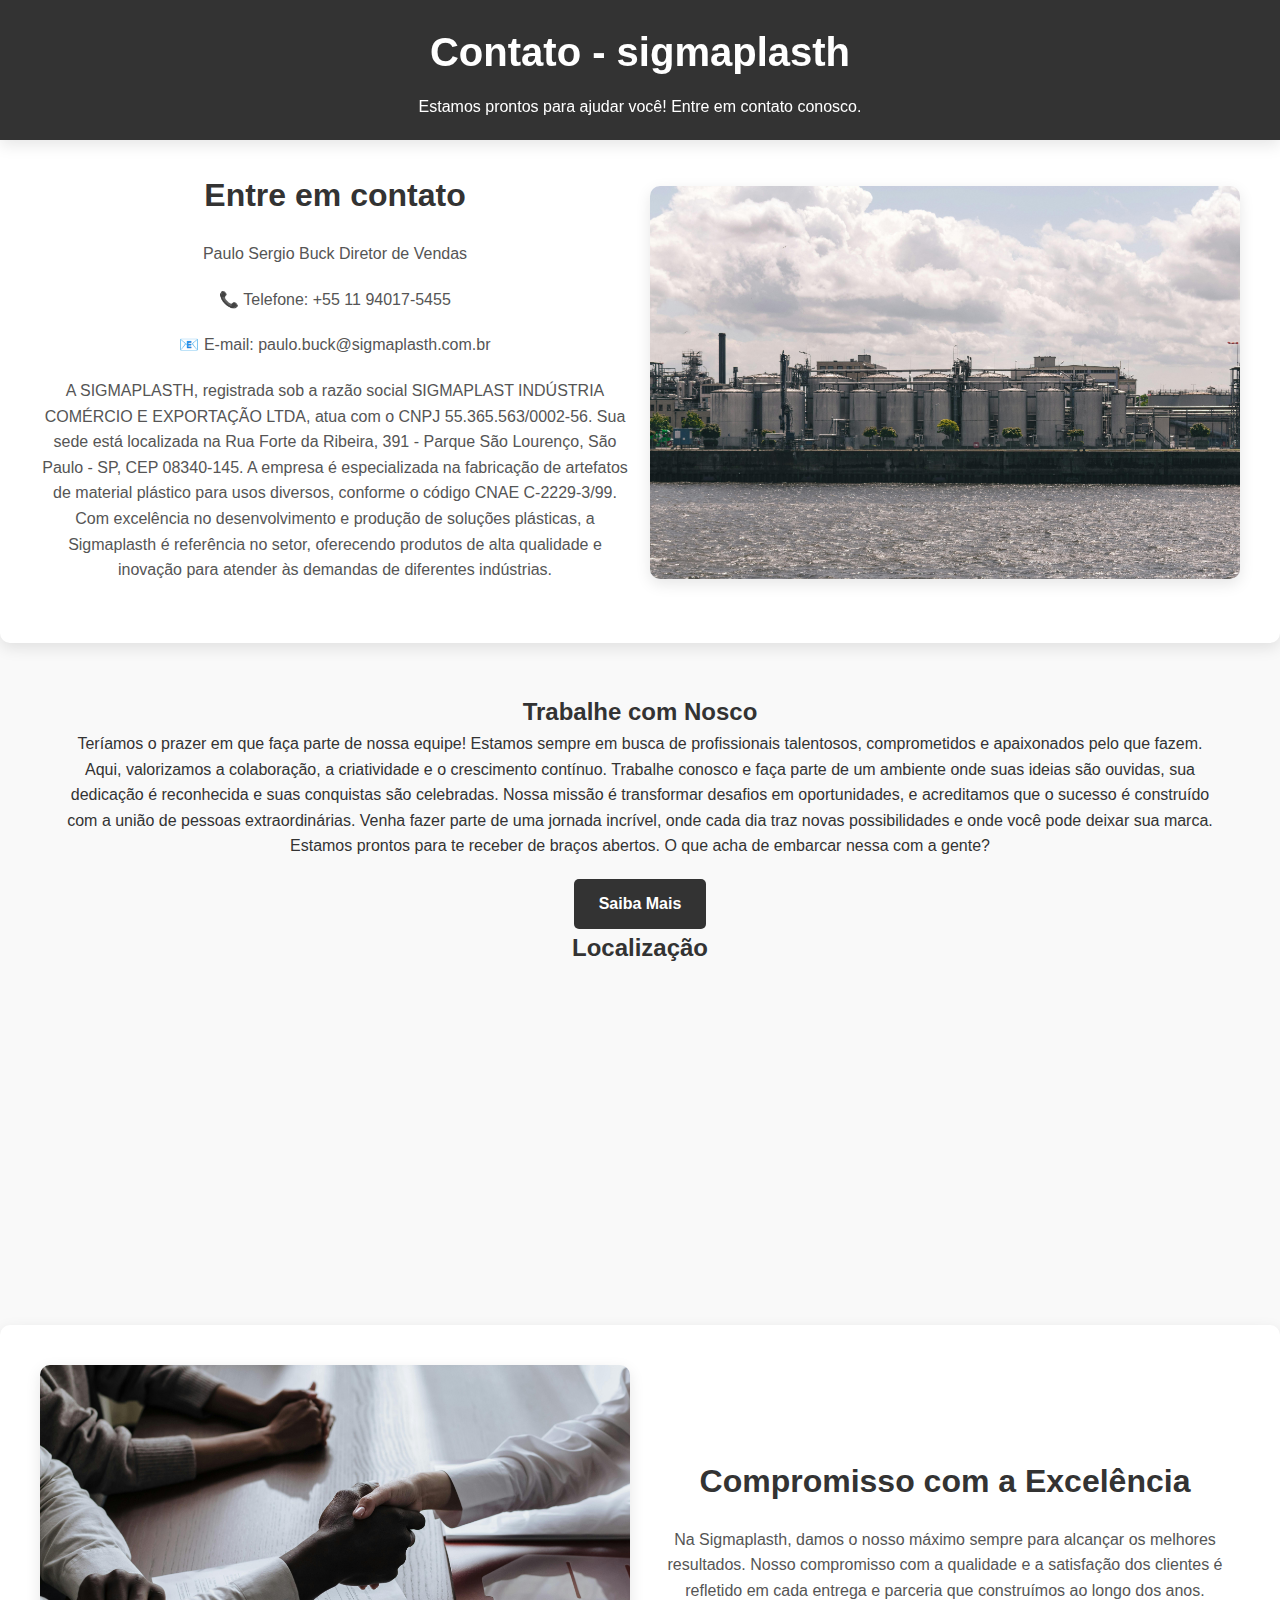
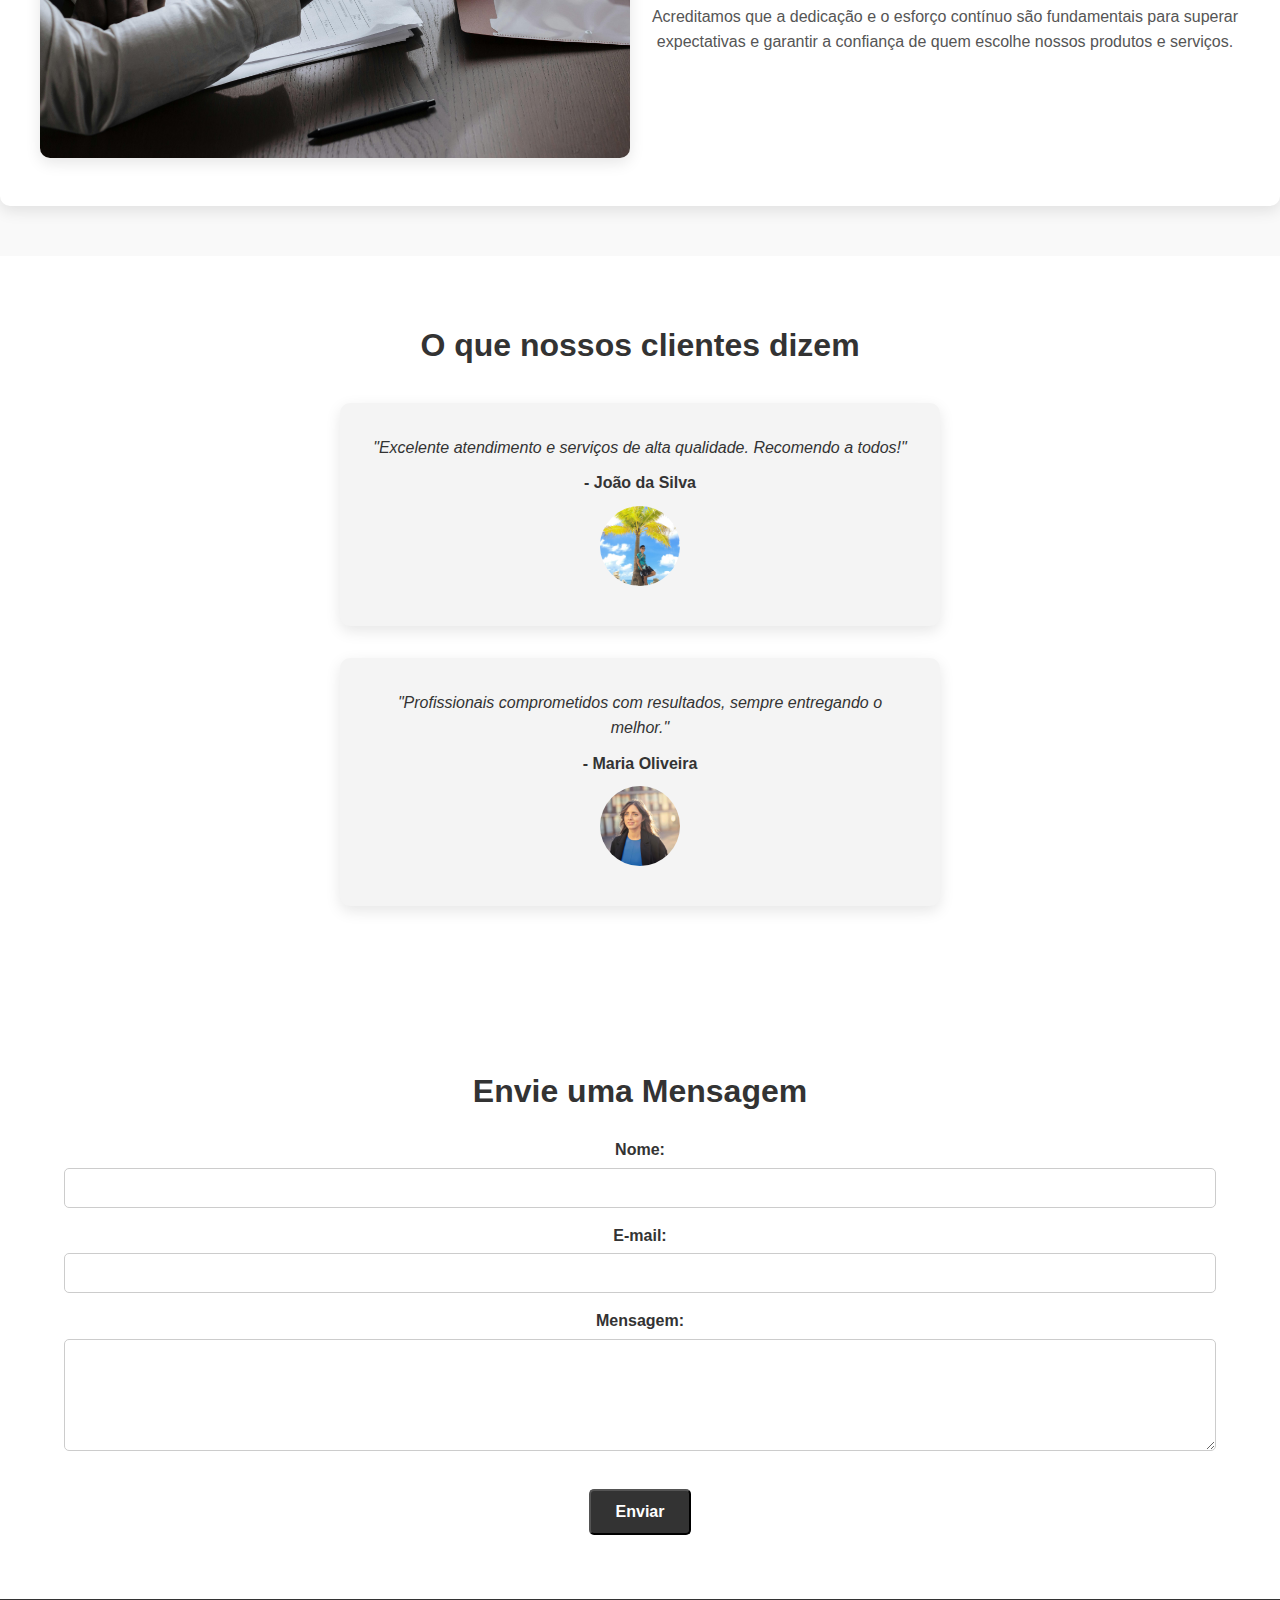
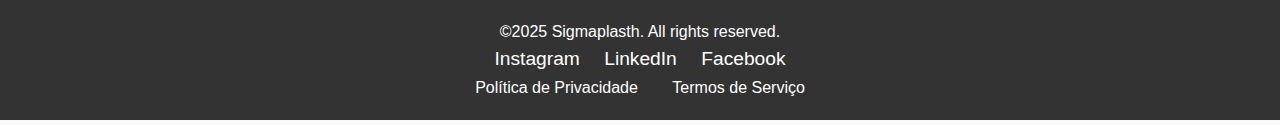
<file: Paginadecontatos.html>
<!DOCTYPE html>
<html lang="pt-br">
<head>
    <meta charset="UTF-8">
    <meta name="viewport" content="width=device-width, initial-scale=1.0">
    <meta name="description" content="Página de Contato da Empresa. Entre em contato conosco e saiba mais sobre nossos serviços.">
    <title>Contato - Nome da Empresa</title>
    <link rel="stylesheet" href="styles1.css">
    <link rel="icon" href="https://via.placeholder.com/32x32.png" type="image/png">
</head>
<body>
    <header>
        <div class="container">
            <h1>Contato - sigmaplasth</h1>
            <p>Estamos prontos para ajudar você! Entre em contato conosco.</p>
        </div>
    </header>
    <main>
        
        <section class="about-section">
            <div class="container2">
                <div class="about-text">
                    <h2>Entre em contato</h2>
                    <p>
                        Paulo Sergio Buck
                        Diretor de Vendas</p>
                    <p>📞 Telefone: +55 11 94017-5455</p>
                    <p>📧 E-mail: paulo.buck@sigmaplasth.com.br</p>
                    <p>A SIGMAPLASTH, registrada sob a razão social SIGMAPLAST INDÚSTRIA COMÉRCIO E EXPORTAÇÃO LTDA, atua com o CNPJ 55.365.563/0002-56. Sua sede está localizada na Rua Forte da Ribeira, 391 - Parque São Lourenço, São Paulo - SP, CEP 08340-145.
                    A empresa é especializada na fabricação de artefatos de material plástico para usos diversos, conforme o código CNAE C-2229-3/99. Com excelência no desenvolvimento e produção de soluções plásticas, a Sigmaplasth é referência no setor, oferecendo produtos de alta qualidade e inovação para atender às demandas de diferentes indústrias.</p>
                </div>
                <div class="about-image">
                    <img src="imagens do site/10.jpg" alt="Imagem representativa">
                </div>
            </div>
            
        </section>
        
        <section class="about">
            <div class="container">
                <h2>Trabalhe com Nosco</h2>
                <p>
                    Teríamos o prazer em que faça parte de nossa equipe! Estamos sempre em busca de profissionais talentosos, comprometidos e apaixonados pelo que fazem. Aqui, valorizamos a colaboração, a criatividade e o crescimento contínuo.  
                    
                    Trabalhe conosco e faça parte de um ambiente onde suas ideias são ouvidas, sua dedicação é reconhecida e suas conquistas são celebradas. Nossa missão é transformar desafios em oportunidades, e acreditamos que o sucesso é construído com a união de pessoas extraordinárias.  
                
                    Venha fazer parte de uma jornada incrível, onde cada dia traz novas possibilidades e onde você pode deixar sua marca. Estamos prontos para te receber de braços abertos. O que acha de embarcar nessa com a gente?  
                
            </div>
            <a href="Trabalhe.html" class="btn">Saiba Mais</a>
        </section>
        

        <section class="location">
            <div class="container">
                <h2>Localização</h2>
                <iframe 
                    src="https://www.google.com/maps/embed?pb=!1m18!1m12!1m3!1d3658.1731898490445!2d-46.45308098444489!3d-23.525462984700257!2m3!1f0!2f0!3f0!3m2!1i1024!2i768!4f13.1!3m3!1m2!1s0x94ce67f7662d050f%3A0x7225d4d0ed5c3e1e!2sRua%20Forte%20da%20Ribeira%2C%20391%20-%20Parque%20S%C3%A3o%20Louren%C3%A7o%2C%20S%C3%A3o%20Paulo%20-%20SP%2C%2008340-145!5e0!3m2!1spt-BR!2sbr!4v1700201209101" 
                    width="100%" 
                    height="300" 
                    frameborder="0" 
                    style="border:0;" 
                    allowfullscreen="">
                </iframe>
            </div>
        </section>
        <section class="about-section">
            <div class="container2">
                <div class="about-image">
                    <img src="imagens do site/11.jpg" alt="Imagem representativa">
                </div>
                <div class="about-text">
              
                    <h2>Compromisso com a Excelência</h2>
                    <p>
                    Na Sigmaplasth, damos o nosso máximo sempre para alcançar os melhores resultados. Nosso compromisso com a qualidade e a satisfação dos clientes é refletido em cada entrega e parceria que construímos ao longo dos anos.  
                    Acreditamos que a dedicação e o esforço contínuo são fundamentais para superar expectativas e garantir a confiança de quem escolhe nossos produtos e serviços.  
                    </p>
                </div>
            </div>
        </section>

        <section class="testimonials">
            <div class="container">
                <h2>O que nossos clientes dizem</h2>
                <div class="testimonial-card">
                    <div class="testimonial-content">
                        <p>"Excelente atendimento e serviços de alta qualidade. Recomendo a todos!"</p>
                        <h4>- João da Silva</h4>
                    </div>
                    <div class="testimonial-photo">
                        <img src="imagens do site/12.jpg" alt="João da Silva">
                    </div>
                </div>
                <div class="testimonial-card">
                    <div class="testimonial-content">
                        <p>"Profissionais comprometidos com resultados, sempre entregando o melhor."</p>
                        <h4>- Maria Oliveira</h4>
                    </div>
                    <div class="testimonial-photo">
                        <img src="imagens do site/13.jpg" alt="Maria Oliveira">
                    </div>
                </div>
            </div>
        </section>

        <section class="contact-form">
            <div class="container">
                <h2>Envie uma Mensagem</h2>
                <form action="#" method="POST">
                    <div class="form-group">
                        <label for="name">Nome:</label>
                        <input type="text" id="name" name="name" required>
                    </div>
                    <div class="form-group">
                        <label for="email">E-mail:</label>
                        <input type="email" id="email" name="email" required>
                    </div>
                    <div class="form-group">
                        <label for="message">Mensagem:</label>
                        <textarea id="message" name="message" rows="5" required></textarea>
                    </div>
                    <button type="submit" class="btn">Enviar</button>
                </form>
            </div>
        </section>
    </main>
    <footer>
        <div class="container">
            <p>&copy;2025 Sigmaplasth. All rights reserved.</p>
            <div class="social-links">
                <a href="#" class="social-icon">Instagram</a>
                <a href="#" class="social-icon">LinkedIn</a>
                <a href="#" class="social-icon">Facebook</a>
            </div>
            <div class="footer-links">
                <a href="#">Política de Privacidade</a>
                <a href="#">Termos de Serviço</a>
            </div>
        </div>
    </footer>
</body>
</html>
</file>
<file: styles10.css>
/* Estilos gerais */
body {
    font-family: 'Roboto', sans-serif;
    margin: 0;
    padding: 0;
    background: linear-gradient(180deg, #f9f9f9 0%, #e0e0e0 100%);
    color: #333;
    line-height: 1.6;
    overflow-x: hidden;
}

/* Banner carrossel */
.banner-carrossel {
    position: relative;
    overflow: hidden;
    width: 100%;
    height: 60vh; /* Altura responsiva */
    background: #000;
}

.banner-conteudo {
    display: flex;
    width: 100%;
    height: 100%;
    transition: transform 0.6s ease-in-out;
}

.banner-item {
    flex: 1 0 100%;
}

.banner-item img {
    width: 100%;
    height: 100%;
    object-fit: cover; /* Mantém a qualidade e o aspecto */
}

/* Texto do Banner */
.banner-texto {
    position: absolute;
    top: 50%;
    left: 50%;
    transform: translate(-50%, -50%);
    text-align: center;
    color: #fff;
}

.banner-texto h2 {
    font-size: 3rem;
    margin: 0;
}

.banner-texto p {
    font-size: 1.2rem;
    margin: 10px 0 0;
}

/* Responsividade */
@media (max-width: 768px) {
    .banner-carrossel {
        height: 50vh; /* Reduz altura em telas menores */
    }

    .banner-texto h2 {
        font-size: 2rem;
    }

    .banner-texto p {
        font-size: 1rem;
    }
}

@media (max-width: 480px) {
    .banner-carrossel {
        height: 40vh; /* Reduz altura ainda mais em telas muito pequenas */
    }

    .banner-texto h2 {
        font-size: 1.5rem;
    }

    .banner-texto p {
        font-size: 0.9rem;
    }
}

/* Estilo principal */
main {
    padding: 40px 20px;
    background: #f7f7f7;
}

.categoria {
    margin-bottom: 80px;
}

.categoria h2 {
    text-align: center;
    margin-bottom: 30px;
    font-size: 2.2rem;
    color: #222;
    text-shadow: 0 1px 3px rgba(0, 0, 0, 0.2);
    position: relative;
}

.categoria h2::after {
    content: '';
    display: block;
    width: 60px;
    height: 4px;
    background: #ff6f61;
    margin: 10px auto 0;
    border-radius: 2px;
}

/* Estilo do carrossel */
.carrossel {
    position: relative;
    overflow: hidden;
    width: 100%;
    margin: 0 auto;
    max-width: 1500px;
    border-radius: 5px;
    box-shadow: 0 6px 12px rgba(0, 0, 0, 0.2);
    background: #fff;
}

.carrossel-conteudo {
    display: flex;
    transition: transform 0.6s ease-in-out;
    width: max-content;
    padding: 30px;
}

.carrossel .item {
    min-width: 250px;
    margin-right: 20px;
    border-radius: 15px;
    overflow: hidden;
    background: #fff;
    box-shadow: 0 4px 6px rgba(0, 0, 0, 0.1);
    transform: scale(0.99);
    transition: transform 0.3s ease, box-shadow 0.3s ease;
}

.carrossel .item:hover {
    transform: scale(1);
    box-shadow: 0 6px 15px rgba(0, 0, 0, 0.2);
}

/* Tamanhos padrão para imagens */
.carrossel .item img {
    width: 120%;
    height: 320px;
    object-fit: cover;
    display: block;
}

.carrossel .item-title {
    padding: 10px;
    font-size: 1.1rem;
    font-weight: bold;
    color: #555;
    text-align: center;
}

/* Botões de navegação */
.nav-btn {
    position: absolute;
    top: 50%;
    transform: translateY(-50%);
    background: rgba(0, 0, 0, 0.7);
    color: white;
    border: none;
    padding: 15px;
    cursor: pointer;
    z-index: 10;
    font-size: 2rem;
    border-radius: 50%;
    box-shadow: 0 4px 8px rgba(0, 0, 0, 0.3);
    transition: background 0.3s ease, transform 0.2s ease;
}

.nav-btn:hover {
    background: rgba(0, 0, 0, 0.9);
    transform: scale(1.1);
}

.prev-btn {
    left: 15px;
}

.next-btn {
    right: 15px;
}

/* Responsividade */
@media (max-width: 768px) {
    .carrossel .item {
        min-width: 200px;
    }

    .carrossel .item img {
        height: 200px;
    }
}

@media (max-width: 480px) {
    header h1 {
        font-size: 1.8rem;
    }

    .carrossel .item img {
        height: 150px;
    }

    .nav-btn {
        font-size: 1.8rem;
        padding: 12px;
    }
}

footer {
    text-align: center;
    background: #333;
    color: white;
    padding: 20px 0;
    margin-top: 40px;
    font-size: 0.9rem;
    box-shadow: 0 -4px 6px rgba(0, 0, 0, 0.2);
}

/* Produtos */
.produtos {
    padding: 4rem 2rem;
    background: #fff;
    text-align: center;
}

.produtos h2 {
    font-size: 2.5rem;
    color: #333;
    margin-bottom: 2rem;
    text-transform: uppercase;
}

.produtos-grid {
    display: grid;
    grid-template-columns: repeat(auto-fit, minmax(250px, 1fr));
    gap: 2rem;
}

.produto-card {
    background: #fff;
    border-radius: 10px;
    padding: 1.5rem;
    box-shadow: 0 6px 12px rgba(0, 0, 0, 0.2);
    transition: transform 0.3s, box-shadow 0.3s;
    text-align: center;
}

.produto-card:hover {
    transform: translateY(-10px);
    box-shadow: 0 12px 24px rgba(0, 0, 0, 0.4);
}

.produto-card img {
    width: 100%;
    border-radius: 10px;
    margin-bottom: 1rem;
}

.produto-card p {
    font-size: 1rem;
    color: #ccc;
}

.about-text {
    flex: 1 1 280px; /* Ajustado para manter flexibilidade */
    margin-left: 20px;
}

.about-text h2 {
    font-weight: bold;
    font-size: 2rem;
    margin-bottom: 20px;
    color: #333;
}

.about-text p {
    margin-bottom: 20px;
    color: #555;
    font-size: 1rem;
}
</file>
<file: styles01.css>
/* Variáveis globais */
:root {
    --branco: #ffffff;
    --cinza-claro: #f4f4f4;
    --cinza-escuro: #333333;
    --azul: #333;
    --sombra: rgba(0, 0, 0, 0.1);
    --transicao: 0.3s ease;
    --borda-radius: 10px;
}

/* Reset CSS */
body, h1, h2, h3, p {
    margin: 0;
    padding: 0;
}

body {
    font-family: 'Arial', sans-serif;
    background-color: var(--cinza-claro);
    color: var(--cinza-escuro);
    line-height: 1.6;
    margin: 0;
}

.container {
    width: 100%;
    max-width: 1200px;
    margin: 0 auto;
    padding: 20px;
    box-sizing: border-box;
}

/* Animações */
@keyframes fadeIn {
    from {
        opacity: 0;
        transform: translateY(20px);
    }
    to {
        opacity: 1;
        transform: translateY(0);
    }
}

.fade-in {
    animation: fadeIn 1s var(--transicao);
}

/* Cabeçalho */
header {
    text-align: center;
    background-color: var(--branco);
    padding: 40px 20px;
    box-shadow: 0 4px 8px var(--sombra);
    border-radius: var(--borda-radius);
    margin-bottom: 40px;
}

header h1 {
    font-size: 2.5rem;
    color: var(--azul);
    margin-bottom: 10px;
}

header p {
    font-size: 1.2rem;
    color: var(--cinza-escuro);
}

/* Informações do Produto */
.product-info {
    margin-bottom: 40px;
    text-align: center;
}

.product-info h2 {
    font-size: 2rem;
    margin-bottom: 20px;
    color: var(--cinza-escuro);
}

.product-content {
    display: flex;
    flex-wrap: wrap;
    gap: 20px;
    justify-content: center;
}

.product-description {
    flex: 1 1 40%;
    font-size: 1.1rem;
    text-align: justify;
    color: var(--cinza-escuro);
}

.product-image img {
    width: 100%;
    max-width: 500px;
    border-radius: var(--borda-radius);
    box-shadow: 0 4px 8px var(--sombra);
    transition: transform var(--transicao);
}

.product-image img:hover {
    transform: scale(1.05);
}

/* Seção Sobre */
.about-section {
    background-color: var(--branco);
    padding: 40px;
    border-radius: var(--borda-radius);
    box-shadow: 0 4px 8px var(--sombra);
    margin-bottom: 40px;
}

.container2 {
    display: flex;
    justify-content: space-between;
    align-items: center;
    gap: 20px;
    background: #fff;
    padding: 40px;
    border-radius: 10px;
    box-shadow: 0 5px 15px rgba(0, 0, 0, 0.1);
    max-width: 1200px;
    margin: 50px auto;
    flex-wrap: wrap; /* Ajuste para responsividade */
}

.about-text {
    flex: 1 1 280px; /* Ajustado para manter flexibilidade */
    margin-left: 20px;
}

.about-text h3 {
    color: #258e6d;
    font-weight: bold;
    font-size: 1.2rem;
    margin-bottom: 10px;
}

.about-text h2 {
    font-weight: bold;
    font-size: 2rem;
    margin-bottom: 20px;
    color: #333;
}

.about-text p {
    margin-bottom: 20px;
    color: #555;
    font-size: 1rem;
}



.about-image {
    flex: 1 1 280px; /* Ajustado para manter flexibilidade */
    text-align: left;
}

.about-image img {
    max-width: 100%;
    border-radius: 10px;
    box-shadow: 0 5px 15px rgba(0, 0, 0, 0.1);
}
/* Galeria de Imagens */
.gallery {
    text-align: center;
    margin-bottom: 40px;
}

.gallery h2 {
    font-size: 2rem;
    margin-bottom: 20px;
    color: var(--cinza-escuro);
}

.gallery-images {
    display: flex;
    flex-wrap: wrap;
    gap: 20px;
    justify-content: center;
}

.gallery-images img {
    width: 250px;
    height: 250px;
    object-fit: cover;
    border-radius: var(--borda-radius);
    box-shadow: 0 4px 8px var(--sombra);
    transition: transform var(--transicao);
}

.gallery-images img:hover {
    transform: scale(1.05);
}

/* Rodapé */
footer {
    text-align: center;
    padding: 20px;
    font-size: 0.9rem;
    color: var(--cinza-escuro);
    background-color: var(--branco);
    box-shadow: 0 -2px 8px var(--sombra);
    border-radius: var(--borda-radius) var(--borda-radius) 0 0;
}
</file>
<file: style7.css>
/* General Reset */
body {
    margin: 0;
    font-family: Arial, sans-serif;
    line-height: 1.6;
    color: #333;
}

header.hero-section {
    display: flex;
    align-items: center;
    justify-content: space-between;
    background-color: #e7f4ed;
    padding: 20px;
    animation: fadeIn 2s ease-in-out;
}

.hero-content h1 {
    font-size: 2.5em;
    color: #333;
    animation: slideInLeft 1.5s ease-in-out;
}

.hero-content p {
    font-size: 1.2em;
    margin: 10px 0;
    animation: slideInLeft 1.5s ease-in-out;
}

.hero-content button {
    background-color: #333;
    color: #fff;
    border: none;
    padding: 10px 20px;
    cursor: pointer;
    font-size: 1em;
    border-radius: 5px;
    animation: bounceIn 1.5s ease-in-out;
}

.hero-image img {
    max-width: 100%;
    height: auto;
    border-radius: 10px;
    animation: zoomIn 1.5s ease-in-out;
}

.awards-section {
    padding: 20px;
    background-color: #f4f4f4;
    animation: fadeInUp 1.5s ease-in-out;
}

.awards-section h2 {
    text-align: center;
    margin-bottom: 20px;
}

.awards-cards {
    display: grid;
    grid-template-columns: repeat(auto-fit, minmax(200px, 1fr));
    gap: 20px;
}

.card {
    background: #fff;
    border: 1px solid #ddd;
    border-radius: 5px;
    padding: 15px;
    box-shadow: 0 4px 6px rgba(0, 0, 0, 0.1);
    text-align: center;
    animation: flipInX 1.5s ease-in-out;
}

.card img {
    width: 100%;
    height: auto;
    margin-bottom: 10px;
    border-radius: 5px;
}

.card h3 {
    color: #333;
}

.pagination {
    display: flex;
    justify-content: center;
    margin-top: 20px;
}

.pagination span {
    margin: 0 5px;
    cursor: pointer;
    font-size: 1.2em;
}

.testimonials-section {
    background-color: #e7f4ed;
    padding: 20px;
    text-align: center;
    animation: fadeIn 1.5s ease-in-out;
}

.testimonials-section button {
    background-color: #333;
    color: #fff;
    border: none;
    padding: 10px 20px;
    margin: 10px;
    cursor: pointer;
    font-size: 1em;
    border-radius: 5px;
    animation: fadeIn 1.5s ease-in-out;
}
.testimonials img {
    max-width: 80px; /* Define um tamanho máximo para a largura */
    max-height: 80px; /* Define um tamanho máximo para a altura */
    border-radius: 50%; /* Torna a imagem circular */
    object-fit: cover; /* Garante que a imagem preencha o espaço sem distorcer */
    margin: 10px auto; /* Espaçamento ao redor e centraliza */
    display: block; /* Centraliza dentro do contêiner */
    box-shadow: 0 4px 6px rgba(0, 0, 0, 0.1); /* Adiciona uma sombra para destaque */
}

.testimonials img {
    max-width: 100%;
    height: auto;
    border-radius: 10px;
    margin: 0 auto 10px;
}

.testimonials blockquote {
    background: #fff;
    border-left: 5px solid #333;
    margin: 20px auto;
    padding: 10px;
    max-width: 600px;
    font-style: italic;
    animation: fadeInUp 1.5s ease-in-out;
}

.help-section {
    padding: 20px;
    animation: slideInUp 1.5s ease-in-out;
}

.help-section h2 {
    text-align: center;
    margin-bottom: 20px;
}

.help-section form {
    text-align: center;
    margin-bottom: 20px;
}

.help-section form input {
    padding: 10px;
    width: 70%;
    max-width: 400px;
    border: 1px solid #ddd;
    border-radius: 5px;
}

.help-section form button {
    padding: 10px 20px;
    border: none;
    background-color: #333;
    color: #fff;
    cursor: pointer;
    border-radius: 5px;
}

.help-options {
    display: grid;
    grid-template-columns: repeat(auto-fit, minmax(150px, 1fr));
    gap: 20px;
    text-align: center;
}

.help-options .option {
    padding: 15px;
    background-color: #f4f4f4;
    border-radius: 5px;
    box-shadow: 0 4px 6px rgba(0, 0, 0, 0.1);
    animation: fadeInUp 1.5s ease-in-out;
}

footer {
    text-align: center;
    padding: 10px;
    background-color: #333;
    color: #fff;
    animation: fadeIn 1.5s ease-in-out;
}

@keyframes fadeIn {
    from {
        opacity: 0;
    }
    to {
        opacity: 1;
    }
}

@keyframes slideInLeft {
    from {
        transform: translateX(-100%);
        opacity: 0;
    }
    to {
        transform: translateX(0);
        opacity: 1;
    }
}

@keyframes zoomIn {
    from {
        transform: scale(0.8);
        opacity: 0;
    }
    to {
        transform: scale(1);
        opacity: 1;
    }
}

@keyframes fadeInUp {
    from {
        transform: translateY(30px);
        opacity: 0;
    }
    to {
        transform: translateY(0);
        opacity: 1;
    }
}

@keyframes bounceIn {
    from, 20%, 40%, 60%, 80%, to {
        animation-timing-function: ease-in-out;
    }
    0% {
        transform: scale(0.8);
    }
    50% {
        transform: scale(1.2);
    }
    to {
        transform: scale(1);
    }
}

@keyframes flipInX {
    from {
        transform: perspective(400px) rotateX(90deg);
        opacity: 0;
    }
    to {
        transform: perspective(400px) rotateX(0deg);
        opacity: 1;
    }
}
/* Ajuste da imagem no canto direito superior */
header.hero-section {
    display: flex;
    align-items: center;
    justify-content: space-between;
    background-color: #e7f4ed;
    padding: 20px;
    animation: fadeIn 2s ease-in-out;
    flex-wrap: wrap; /* Garante boa responsividade */
}

.hero-image {
    flex: 0 0 300px; /* Define largura fixa proporcional */
    text-align: right; /* Alinha a imagem à direita */
}

.hero-image img {
    max-width: 100%; /* Mantém responsividade */
    max-height: 200px; /* Define um tamanho máximo bonito */
    object-fit: cover; /* Ajusta a imagem para caber dentro do contêiner */
    border-radius: 10px; /* Estilo com cantos arredondados */
    animation: zoomIn 1.5s ease-in-out;
}
</file>
<file: styles03.css>
/* Reset */
* {
    margin: 0;
    padding: 0;
    box-sizing: border-box;
}

/* Variáveis Globais */
:root {
    --primary-color: #333;
    --secondary-color: #1a684b;
    --text-color: #333;
    --light-gray: #f4f4f4;
    --box-shadow: 0 5px 15px rgba(0, 0, 0, 0.1);
}

/* Corpo */
body {
    font-family: 'Roboto', sans-serif;
    line-height: 1.6;
    color: var(--text-color);
    background: #f9f9f9;
    font-size: 1rem;
    padding-top: 80px; /* Ajuste para a navegação fixa */
    text-align: center; /* Centraliza textos por padrão */
}

/* Container */
.container {
    width: 90%;
    max-width: 1200px;
    margin: 0 auto;
    text-align: center; /* Centraliza textos dentro do container */
}

/* Header */
header {
    background: var(--text-color);
    color: #fff;
    padding: 20px 0;
    text-align: center;
    position: fixed;
    width: 100%;
    top: 0;
    left: 0;
    z-index: 10;
    box-shadow: var(--box-shadow);
}

header h1 {
    font-size: 2.5rem;
    margin-bottom: 10px;
}

header p {
    font-size: 1rem;
    margin-top: 10px;
}

/* Seção Geral */
.container2 {
    display: flex;
    justify-content: center;
    align-items: center;
    gap: 20px;
    background: #fff;
    padding: 40px;
    border-radius: 10px;
    box-shadow: var(--box-shadow);
    margin: 50px auto;
    flex-wrap: wrap;
}

.about-text {
    flex: 1;
    min-width: 280px;
}

.about-text h2 {
    font-weight: bold;
    font-size: 2rem;
    margin-bottom: 20px;
    color: var(--text-color);
}

.about-text p {
    margin-bottom: 20px;
    color: #555;
    font-size: 1rem;
}

.about-image {
    flex: 1;
    text-align: center; /* Centraliza a imagem */
    min-width: 280px;
}

.about-image img {
    max-width: 100%;
    border-radius: 10px;
    box-shadow: var(--box-shadow);
}


/* Botão Trabalhe Conosco */
.btn {
    display: inline-block;
    padding: 12px 25px;
    background: var(--primary-color);
    color: #fff;
    text-decoration: none;
    font-weight: bold;
    border-radius: 5px;
    cursor: pointer;
    font-size: 1rem;
    margin-top: 20px;
    transition: background 0.3s ease, transform 0.2s ease;
    text-align: center; /* Centraliza o texto no botão */
}

.btn:hover {
    background: var(--secondary-color);
    transform: scale(1.05); /* Efeito de zoom ao passar o mouse */
}


/* Footer */
footer {
    background: var(--text-color);
    color: #fff;
    padding: 20px 0;
    text-align: center;
}

footer .social-links a {
    color: #fff;
    text-decoration: none;
    margin: 0 10px;
    font-size: 1.2rem;
    transition: color 0.3s ease;
}

footer .social-links a:hover {
    color: var(--primary-color);
}

footer .footer-links a {
    color: #fff;
    text-decoration: none;
    margin: 0 15px;
    font-size: 1rem;
}

footer .footer-links a:hover {
    color: var(--primary-color);
}

/* Responsividade */
@media (max-width: 1024px) {
    .container2 {
        padding: 2rem;
    }

    .container {
        width: 95%;
    }

    .about-text h2 {
        font-size: 1.8rem;
    }

    .about-text p {
        font-size: 0.95rem;
    }
}

@media (max-width: 768px) {
    .container2 {
        flex-direction: column;
        text-align: center;
    }

    .about-text,
    .about-image {
        margin: 0 auto;
    }

    header h1 {
        font-size: 2rem;
    }
}
</file>
<file: styles05.css>
/* General Reset */
body {
    margin: 0;
    font-family: Arial, sans-serif;
    line-height: 1.6;
    color: #333;
}

header.hero-section {
    display: flex;
    align-items: center;
    justify-content: center;
    text-align: center;
    background: url('0019.jpg') no-repeat center center/cover; /* Insira o caminho da sua imagem */
    height: 400px; /* Ajuste a altura conforme necessário */
    color: #fff; /* Garante que o texto fique visível */
    position: relative; /* Para posicionar camadas */
}

.hero-content {
    position: relative;
    z-index: 2; /* Mantém o texto acima da imagem */
}

header.hero-section::before {
    content: "";
    position: absolute;
    top: 0;
    left: 0;
    width: 100%;
    height: 100%;
    background-color: rgba(0, 0, 0, 0.5); /* Adiciona um overlay para contraste */
    z-index: 1; /* Camada abaixo do texto */
}

.hero-content h1 {
    font-size: 2.8em;
    font-weight: bold;
}

.hero-content p {
    font-size: 1.5em;
}


.awards-section {
    padding: 20px;
    background-color: #f4f4f4;
    animation: fadeInUp 1.5s ease-in-out;
}

.awards-section h2 {
    text-align: center;
    margin-bottom: 20px;
}

.awards-cards {
    display: grid;
    grid-template-columns: repeat(auto-fit, minmax(200px, 1fr));
    gap: 20px;
}

.card {
    background: #fff;
    border: 1px solid #ddd;
    border-radius: 5px;
    padding: 15px;
    box-shadow: 0 4px 6px rgba(0, 0, 0, 0.1);
    text-align: center;
    animation: flipInX 1.5s ease-in-out;
}

.card img {
    width: 100%;
    height: auto;
    margin-bottom: 10px;
    border-radius: 5px;
}

.card h3 {
    color: #333;
}

.pagination {
    display: flex;
    justify-content: center;
    margin-top: 20px;
}

.pagination span {
    margin: 0 5px;
    cursor: pointer;
    font-size: 1.2em;
}

.testimonials-section {
    background-color: #e7f4ed;
    padding: 20px;
    text-align: center;
    animation: fadeIn 1.5s ease-in-out;
}

.testimonials-section button {
    background-color: #333;
    color: #fff;
    border: none;
    padding: 10px 20px;
    margin: 10px;
    cursor: pointer;
    font-size: 1em;
    border-radius: 5px;
    animation: fadeIn 1.5s ease-in-out;
}
.testimonials img {
    max-width: 80px; /* Define um tamanho máximo para a largura */
    max-height: 80px; /* Define um tamanho máximo para a altura */
    border-radius: 50%; /* Torna a imagem circular */
    object-fit: cover; /* Garante que a imagem preencha o espaço sem distorcer */
    margin: 10px auto; /* Espaçamento ao redor e centraliza */
    display: block; /* Centraliza dentro do contêiner */
    box-shadow: 0 4px 6px rgba(0, 0, 0, 0.1); /* Adiciona uma sombra para destaque */
}

.testimonials img {
    max-width: 100%;
    height: auto;
    border-radius: 10px;
    margin: 0 auto 10px;
}

.testimonials blockquote {
    background: #fff;
    border-left: 5px solid #333;
    margin: 20px auto;
    padding: 10px;
    max-width: 600px;
    font-style: italic;
    animation: fadeInUp 1.5s ease-in-out;
}

.help-section {
    padding: 20px;
    animation: slideInUp 1.5s ease-in-out;
}

.help-section h2 {
    text-align: center;
    margin-bottom: 20px;
}

.help-section form {
    text-align: center;
    margin-bottom: 20px;
}

.help-section form input {
    padding: 10px;
    width: 70%;
    max-width: 400px;
    border: 1px solid #ddd;
    border-radius: 5px;
}

.help-section form button {
    padding: 10px 20px;
    border: none;
    background-color: #333;
    color: #fff;
    cursor: pointer;
    border-radius: 5px;
}

.help-options {
    display: grid;
    grid-template-columns: repeat(auto-fit, minmax(150px, 1fr));
    gap: 20px;
    text-align: center;
}

.help-options .option {
    padding: 15px;
    background-color: #f4f4f4;
    border-radius: 5px;
    box-shadow: 0 4px 6px rgba(0, 0, 0, 0.1);
    animation: fadeInUp 1.5s ease-in-out;
}

footer {
    text-align: center;
    padding: 10px;
    background-color: #333;
    color: #fff;
    animation: fadeIn 1.5s ease-in-out;
}

@keyframes fadeIn {
    from {
        opacity: 0;
    }
    to {
        opacity: 1;
    }
}

@keyframes slideInLeft {
    from {
        transform: translateX(-100%);
        opacity: 0;
    }
    to {
        transform: translateX(0);
        opacity: 1;
    }
}

@keyframes zoomIn {
    from {
        transform: scale(0.8);
        opacity: 0;
    }
    to {
        transform: scale(1);
        opacity: 1;
    }
}

@keyframes fadeInUp {
    from {
        transform: translateY(30px);
        opacity: 0;
    }
    to {
        transform: translateY(0);
        opacity: 1;
    }
}

@keyframes bounceIn {
    from, 20%, 40%, 60%, 80%, to {
        animation-timing-function: ease-in-out;
    }
    0% {
        transform: scale(0.8);
    }
    50% {
        transform: scale(1.2);
    }
    to {
        transform: scale(1);
    }
}

@keyframes flipInX {
    from {
        transform: perspective(400px) rotateX(90deg);
        opacity: 0;
    }
    to {
        transform: perspective(400px) rotateX(0deg);
        opacity: 1;
    }
}
/* Ajuste da imagem no canto direito superior */
header.hero-section {
    display: flex;
    align-items: center;
    justify-content: space-between;
    background-color: #e7f4ed;
    padding: 20px;
    animation: fadeIn 2s ease-in-out;
    flex-wrap: wrap; /* Garante boa responsividade */
}

.hero-image {
    flex: 0 0 300px; /* Define largura fixa proporcional */
    text-align: right; /* Alinha a imagem à direita */
}

.hero-image img {
    max-width: 100%; /* Mantém responsividade */
    max-height: 200px; /* Define um tamanho máximo bonito */
    object-fit: cover; /* Ajusta a imagem para caber dentro do contêiner */
    border-radius: 10px; /* Estilo com cantos arredondados */
    animation: zoomIn 1.5s ease-in-out;
}
</file>
<file: styles11.css>
/* Resetar estilos padrão */
* {
    margin: 0;
    padding: 0;
    box-sizing: border-box;
}

/* Corpo da página */
body {
    font-family: 'Segoe UI', Tahoma, Geneva, Verdana, sans-serif;
    background: white; /* Fundo branco */
    color: #333; /* Texto principal em cinza escuro */
    height: 100vh;
    display: flex;
    justify-content: center;
    align-items: center;
    text-align: center;
    padding: 20px;
}

/* Contêiner principal */
.container {
    background: #f9f9f9; /* Fundo levemente cinza para contraste */
    padding: 20px 30px;
    border-radius: 10px;
    box-shadow: 0 8px 15px rgba(0, 0, 0, 0.1);
}

/* Título */
h1 {
    font-size: 2rem;
    margin-bottom: 10px;
    color: #222; /* Cor mais escura para destaque */
}

/* Descrição */
p {
    font-size: 1rem;
    margin-bottom: 20px;
    color: #555; /* Cinza médio */
}

/* Botões de redes sociais */
.social-links {
    display: flex;
    flex-direction: column;
    gap: 15px;
}

.social-btn {
    text-decoration: none;
    font-size: 1.1rem;
    padding: 10px 15px;
    border-radius: 5px;
    color: white;
    font-weight: bold;
    transition: all 0.3s ease;
}

/* Estilos específicos para cada rede social */
.linkedin {
    background: #0077b5;
}

.linkedin:hover {
    background: #005582;
}

.instagram {
    background: #e4405f;
}

.instagram:hover {
    background: #bc2a8d;
}

.facebook {
    background: #4267b2;
}

.facebook:hover {
    background: #365899;
}

.whatsapp {
    background: #25d366;
}

.whatsapp:hover {
    background: #1ebe57;
}

.telegram {
    background: #0088cc;
}

.telegram:hover {
    background: #0077b5;
}

/* Responsividade */
@media (max-width: 480px) {
    h1 {
        font-size: 1.5rem;
    }

    p {
        font-size: 0.9rem;
    }

    .social-btn {
        font-size: 1rem;
        padding: 8px 12px;
    }
}
</file>
<file: styles00.css>
/* General Reset */
* {
    margin: 0;
    padding: 0;
    box-sizing: border-box;
}

body {
    font-family: 'Poppins', sans-serif;
    line-height: 1.6;
    color: #333;
    background: #f4f4f9;
    overflow-x: hidden;
}

header {
    background: linear-gradient(90deg, #333, #000428);
    color: #fff;
    padding: 2rem;
    text-align: center;
    box-shadow: 0 2px 10px rgba(0, 0, 0, 0.2);
}

header h1 {
    font-size: 2.5rem;
    letter-spacing: 2px;
}

.main-content {
    max-width: 1200px;
    margin: 2rem auto;
    padding: 0 1rem;
}

section {
    background: #fff;
    border-radius: 10px;
    margin: 1.5rem 0;
    padding: 2rem;
    box-shadow: 0 4px 15px rgba(0, 0, 0, 0.1);
    transition: transform 0.3s ease, box-shadow 0.3s ease;
}

section:hover {
    transform: translateY(-5px);
    box-shadow: 0 8px 20px rgba(0, 0, 0, 0.15);
}

section h2 {
    font-size: 1.8rem;
    color: #333;
    margin-bottom: 1rem;
    text-align: center;
}

section p {
    font-size: 1rem;
    color: #555;
    text-align: justify;
}

section ul {
    list-style: none;
    margin-top: 1rem;
    padding-left: 0;
}

section ul li {
    margin: 0.5rem 0;
    font-size: 1rem;
    color: #444;
    display: flex;
    align-items: center;
    gap: 0.5rem;
}

section ul li::before {
    content: "✔️";
    color: #3333;
    font-size: 1.2rem;
}

.footer {
    background: #333;
    color: #fff;
    text-align: center;
    padding: 1.5rem 0;
    margin-top: 2rem;
    border-top-left-radius: 20px;
    border-top-right-radius: 20px;
}

.footer p {
    font-size: 1rem;
}

@media (max-width: 768px) {
    header h1 {
        font-size: 2rem;
    }

    section {
        padding: 1.5rem;
    }

    section h2 {
        font-size: 1.5rem;
    }

    section p, section ul li {
        font-size: 0.9rem;
    }
}
/* Container flex para alinhar o texto e a imagem lado a lado */
.detail-content {
    display: flex;
    align-items: center;
    gap: 20px;           /* Espaçamento entre o texto e a imagem */
    margin: 20px 0;
}

/* O bloco de texto (lista) ocupa o espaço disponível */
.detail-content ul {
    flex: 1;
}

/* Estilização para a imagem */
.detail-image {
    width: 100%;         /* A imagem ocupa 100% do espaço do container */
    max-width: 300px;    /* Máximo de 500px para telas maiores */
    height: auto;
    border-radius: 8px;  /* Bordas arredondadas */
    box-shadow: 0 4px 10px rgba(0, 0, 0, 0.1);  /* Sombra sutil */
    transition: transform 0.3s ease, box-shadow 0.3s ease;  /* Transição suave para o hover */
}

/* Efeito hover para a imagem */
.detail-image:hover {
    transform: scale(1.05);
    box-shadow: 0 6px 12px rgba(0, 0, 0, 0.15);
}

/* Responsividade: em telas menores, empilha o conteúdo verticalmente */
@media (max-width: 768px) {
    .detail-content {
        flex-direction: column;
        align-items: center;
        text-align: center;
    }
    .detail-image {
        margin-top: 15px;
    }
}
</file>
<file: styles1.css>
/* Reset */
* {
    margin: 0;
    padding: 0;
    box-sizing: border-box;
}

/* Variáveis Globais */
:root {
    --primary-color: #333;
    --secondary-color: #1a684b;
    --text-color: #333;
    --light-gray: #f4f4f4;
    --box-shadow: 0 5px 15px rgba(0, 0, 0, 0.1);
}

/* Corpo */
body {
    font-family: 'Roboto', sans-serif;
    line-height: 1.6;
    color: var(--text-color);
    background: #f9f9f9;
    font-size: 1rem;
    padding-top: 80px; /* Ajuste para a navegação fixa */
    text-align: center; /* Centraliza textos por padrão */
}

/* Container */
.container {
    width: 90%;
    max-width: 1200px;
    margin: 0 auto;
    text-align: center; /* Centraliza textos dentro do container */
}

/* Header */
header {
    background: var(--text-color);
    color: #fff;
    padding: 20px 0;
    text-align: center;
    position: fixed;
    width: 100%;
    top: 0;
    left: 0;
    z-index: 10;
    box-shadow: var(--box-shadow);
}

header h1 {
    font-size: 2.5rem;
    margin-bottom: 10px;
}

header p {
    font-size: 1rem;
    margin-top: 10px;
}

/* Seção Geral */
.container2 {
    display: flex;
    justify-content: center;
    align-items: center;
    gap: 20px;
    background: #fff;
    padding: 40px;
    border-radius: 10px;
    box-shadow: var(--box-shadow);
    margin: 50px auto;
    flex-wrap: wrap;
}

.about-text {
    flex: 1;
    min-width: 280px;
}

.about-text h2 {
    font-weight: bold;
    font-size: 2rem;
    margin-bottom: 20px;
    color: var(--text-color);
}

.about-text p {
    margin-bottom: 20px;
    color: #555;
    font-size: 1rem;
}

.about-image {
    flex: 1;
    text-align: center; /* Centraliza a imagem */
    min-width: 280px;
}

.about-image img {
    max-width: 100%;
    border-radius: 10px;
    box-shadow: var(--box-shadow);
}

/* Testemunhos */
.testimonials {
    background: #fff;
    padding: 4rem 0;
    text-align: center;
}

.testimonials h2 {
    font-size: 2rem;
    margin-bottom: 20px;
}

.testimonial-card {
    background: var(--light-gray);
    padding: 2rem;
    border-radius: 10px;
    box-shadow: var(--box-shadow);
    margin: 2rem auto;
    max-width: 600px;
}

.testimonial-card p {
    font-style: italic;
    margin-bottom: 10px;
}

.testimonial-card h4 {
    font-weight: bold;
    color: var(--primary-color);
}

.testimonial-photo img {
    width: 80px; /* Ajuste do tamanho da foto */
    height: 80px;
    border-radius: 50%;
    object-fit: cover;
    margin-top: 10px;
}

/* Botão Trabalhe Conosco */
.btn {
    display: inline-block;
    padding: 12px 25px;
    background: var(--primary-color);
    color: #fff;
    text-decoration: none;
    font-weight: bold;
    border-radius: 5px;
    cursor: pointer;
    font-size: 1rem;
    margin-top: 20px;
    transition: background 0.3s ease, transform 0.2s ease;
    text-align: center; /* Centraliza o texto no botão */
}

.btn:hover {
    background: var(--secondary-color);
    transform: scale(1.05); /* Efeito de zoom ao passar o mouse */
}

/* Formulário de Contato */
.contact-form {
    padding: 4rem 0;
    background: #fff;
    text-align: center;
}

.contact-form h2 {
    margin-bottom: 20px;
    font-size: 2rem;
}

.contact-form .form-group {
    margin-bottom: 15px;
}

.contact-form label {
    display: block;
    margin-bottom: 5px;
    font-weight: bold;
}

.contact-form input,
.contact-form textarea {
    width: 100%;
    padding: 10px;
    border: 1px solid #ccc;
    border-radius: 5px;
    font-size: 1rem;
}

.contact-form .btn {
    margin-top: 15px;
}

/* Footer */
footer {
    background: var(--text-color);
    color: #fff;
    padding: 20px 0;
    text-align: center;
}

footer .social-links a {
    color: #fff;
    text-decoration: none;
    margin: 0 10px;
    font-size: 1.2rem;
    transition: color 0.3s ease;
}

footer .social-links a:hover {
    color: var(--primary-color);
}

footer .footer-links a {
    color: #fff;
    text-decoration: none;
    margin: 0 15px;
    font-size: 1rem;
}

footer .footer-links a:hover {
    color: var(--primary-color);
}

/* Responsividade */
@media (max-width: 1024px) {
    .container2 {
        padding: 2rem;
    }

    .container {
        width: 95%;
    }

    .about-text h2 {
        font-size: 1.8rem;
    }

    .about-text p {
        font-size: 0.95rem;
    }
}

@media (max-width: 768px) {
    .container2 {
        flex-direction: column;
        text-align: center;
    }

    .about-text,
    .about-image {
        margin: 0 auto;
    }

    header h1 {
        font-size: 2rem;
    }
}
</file>
